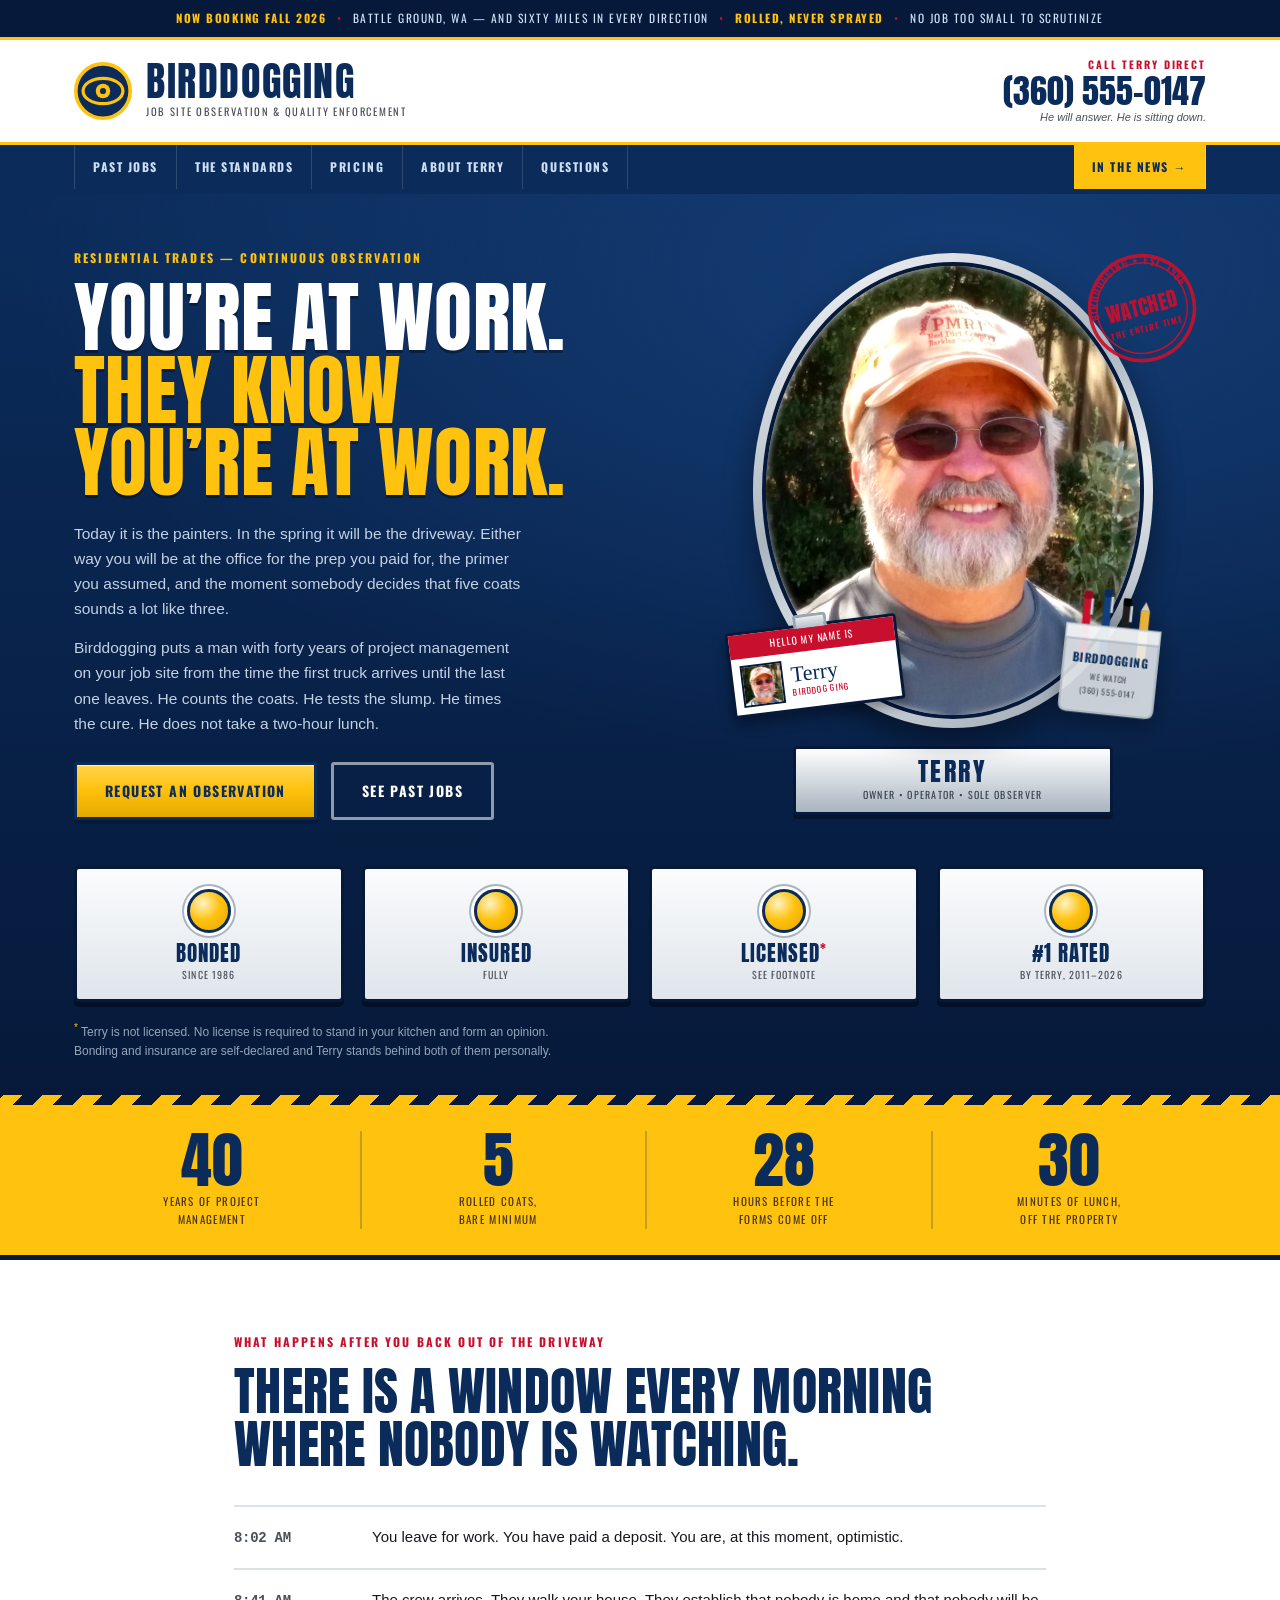
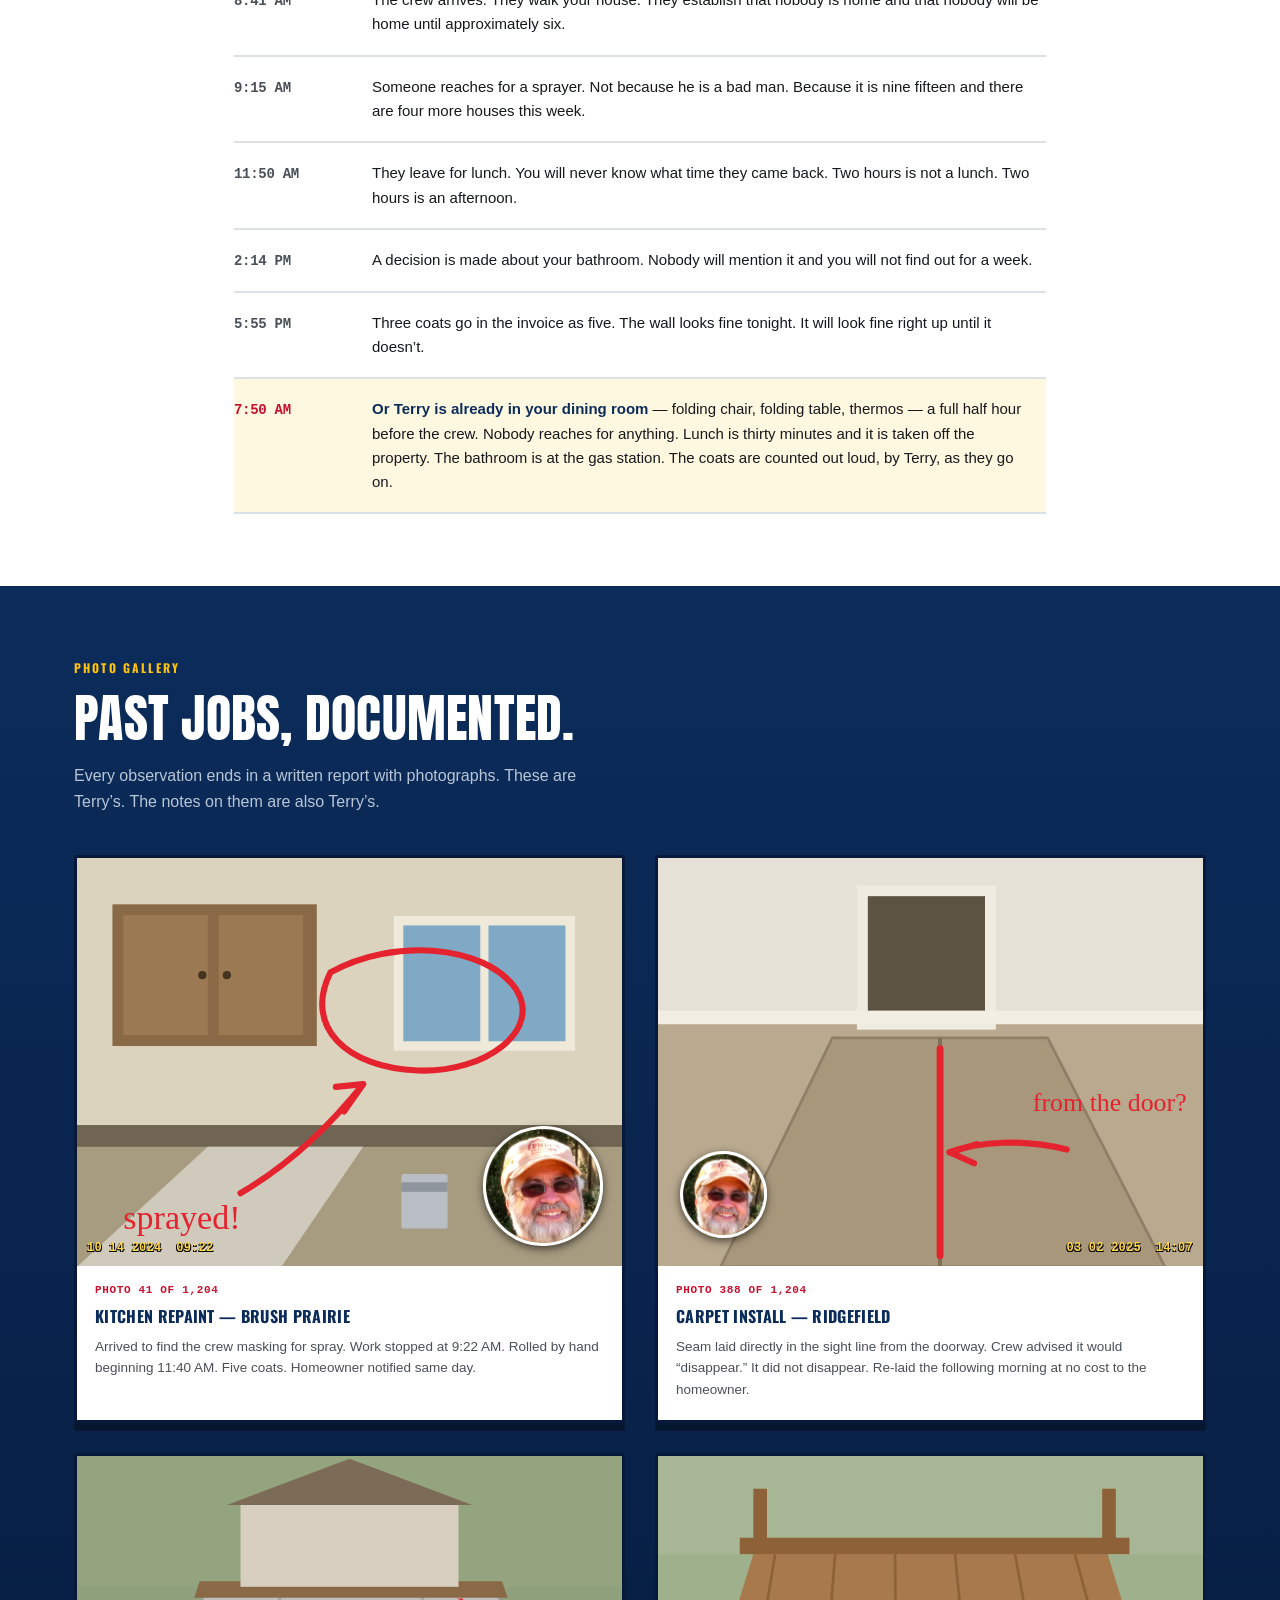
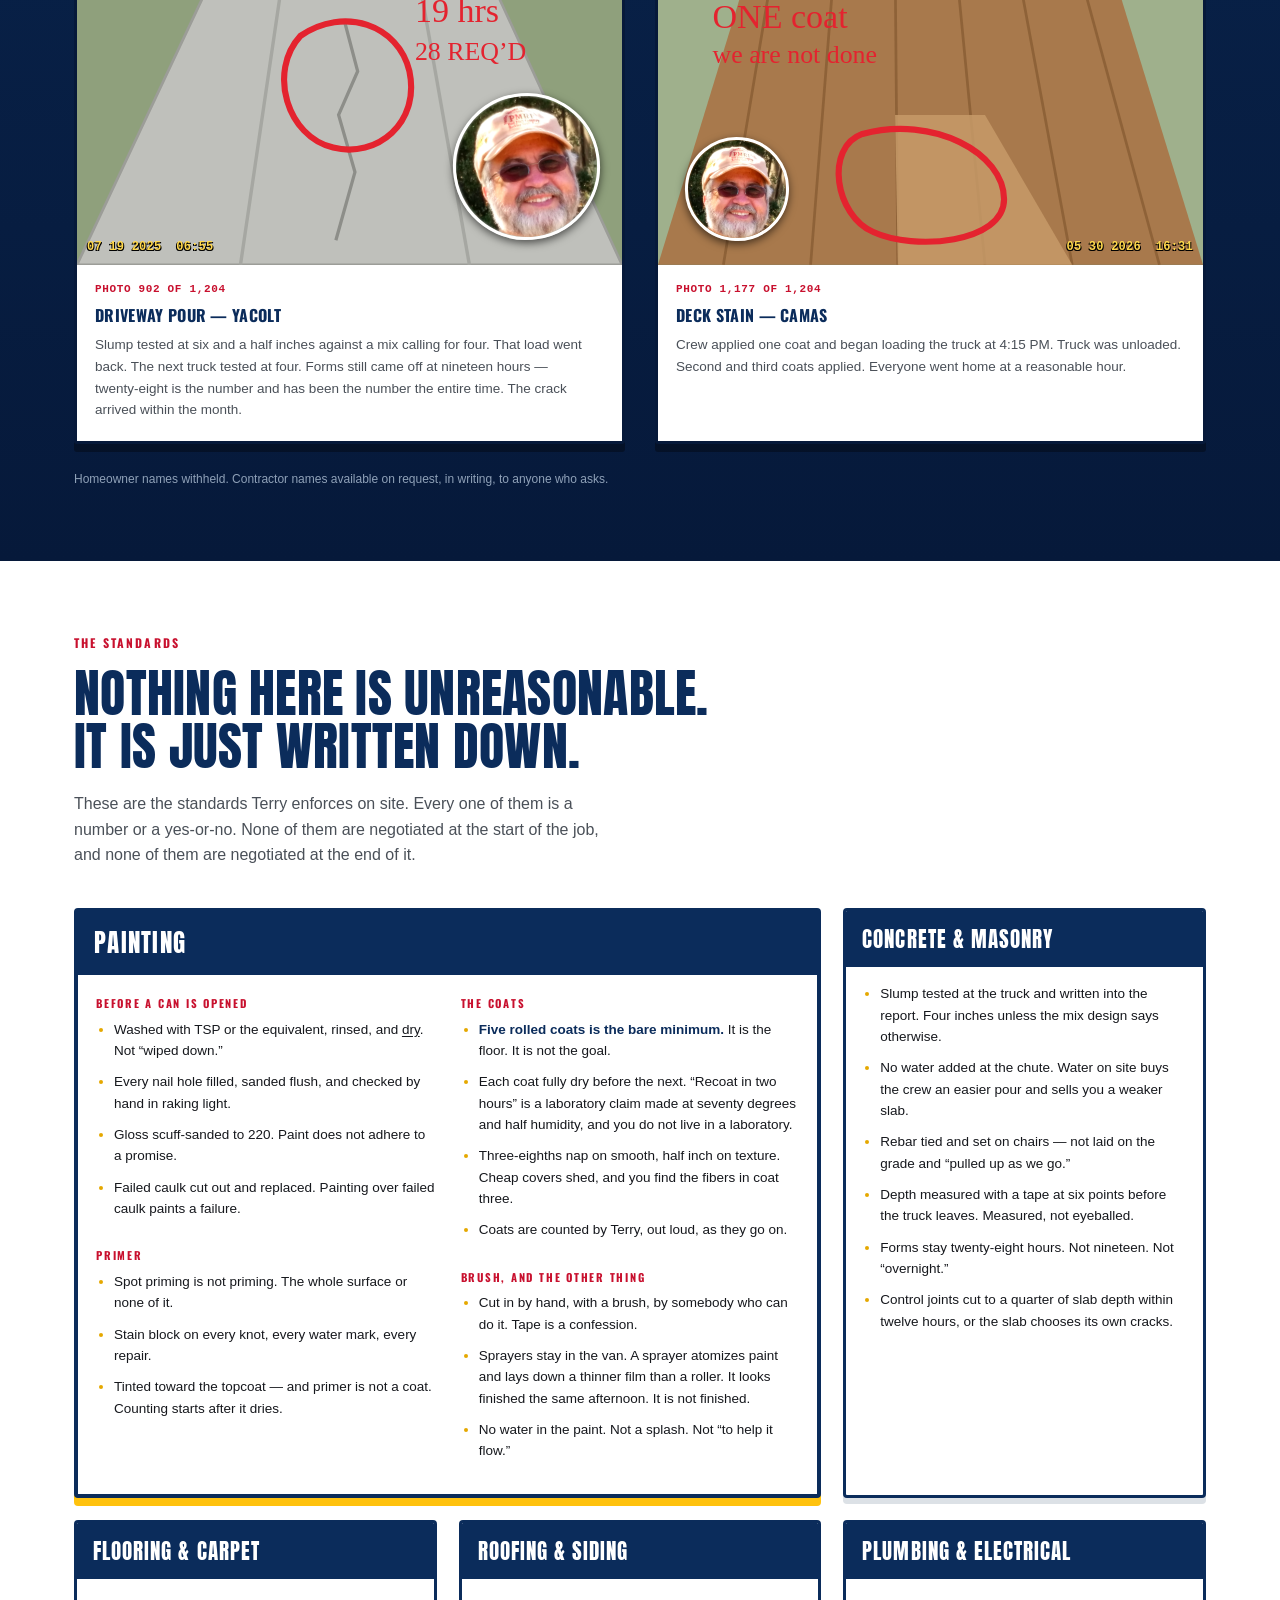
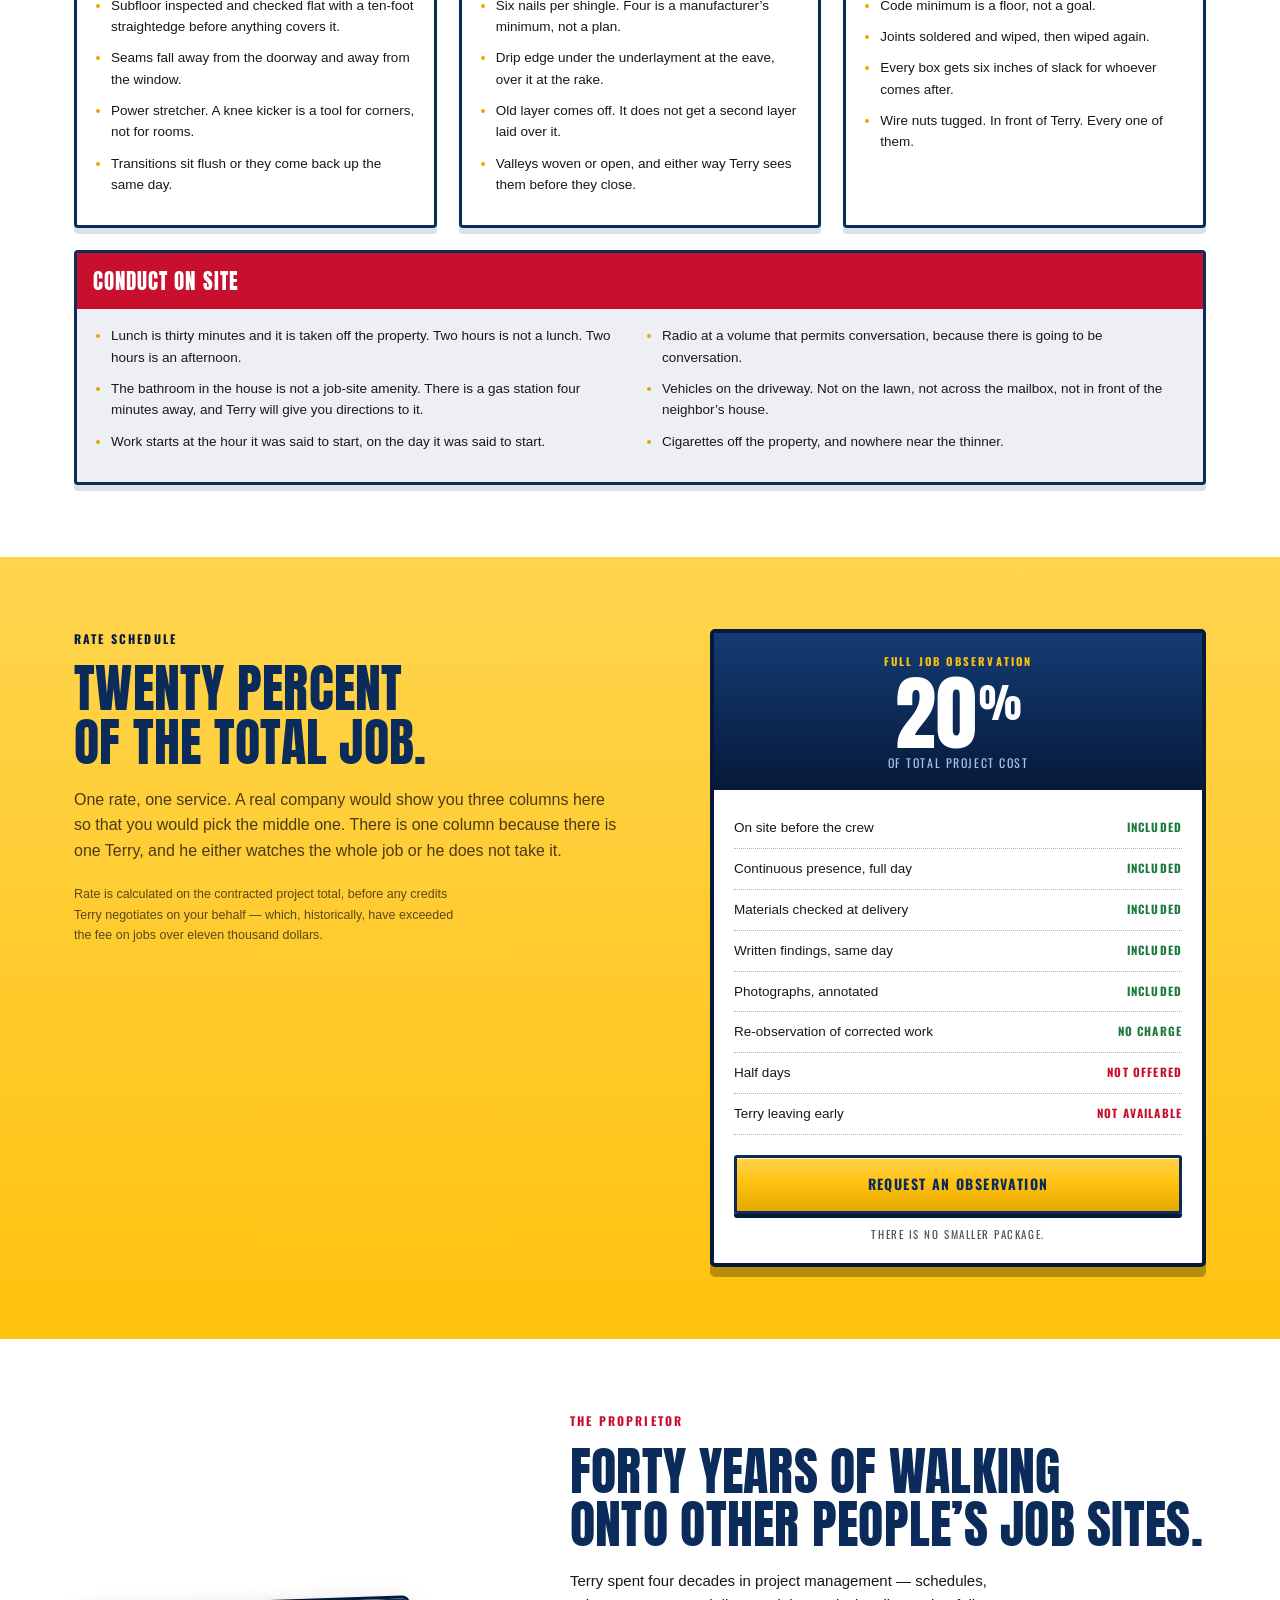
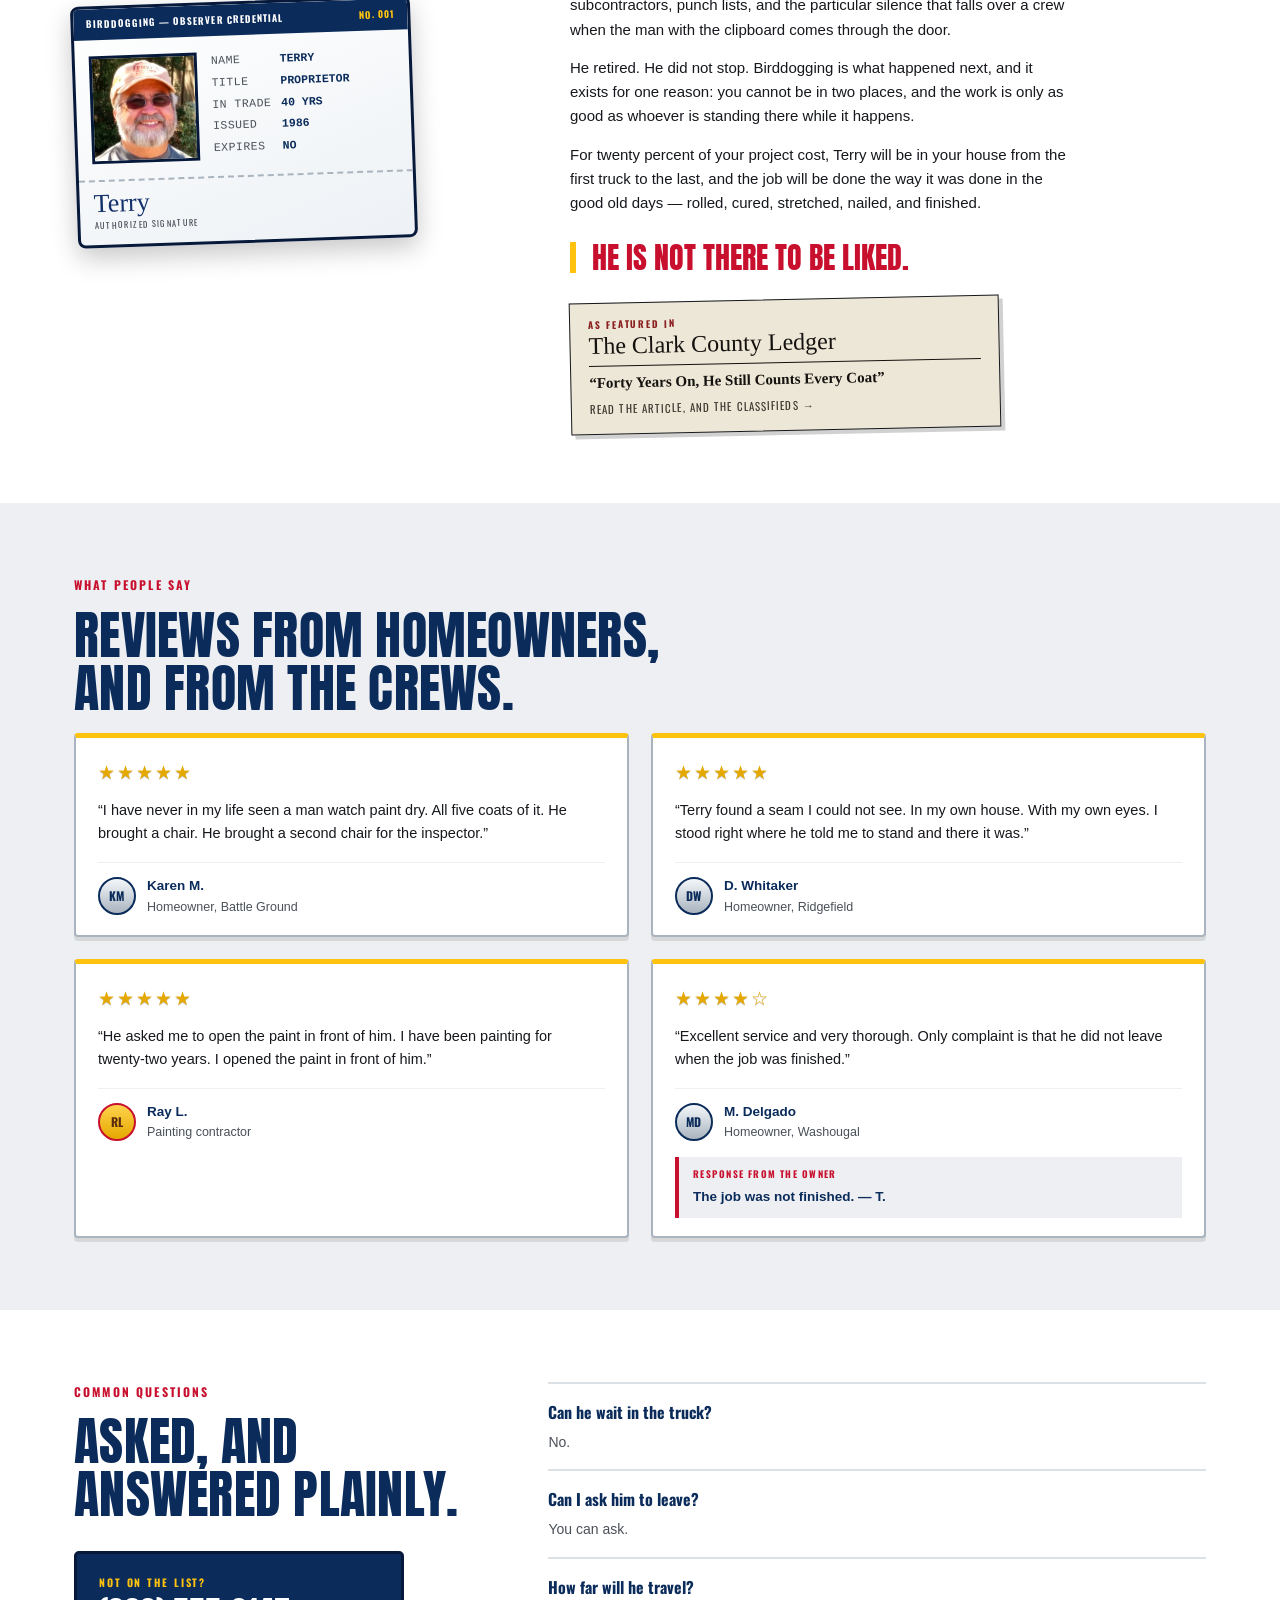
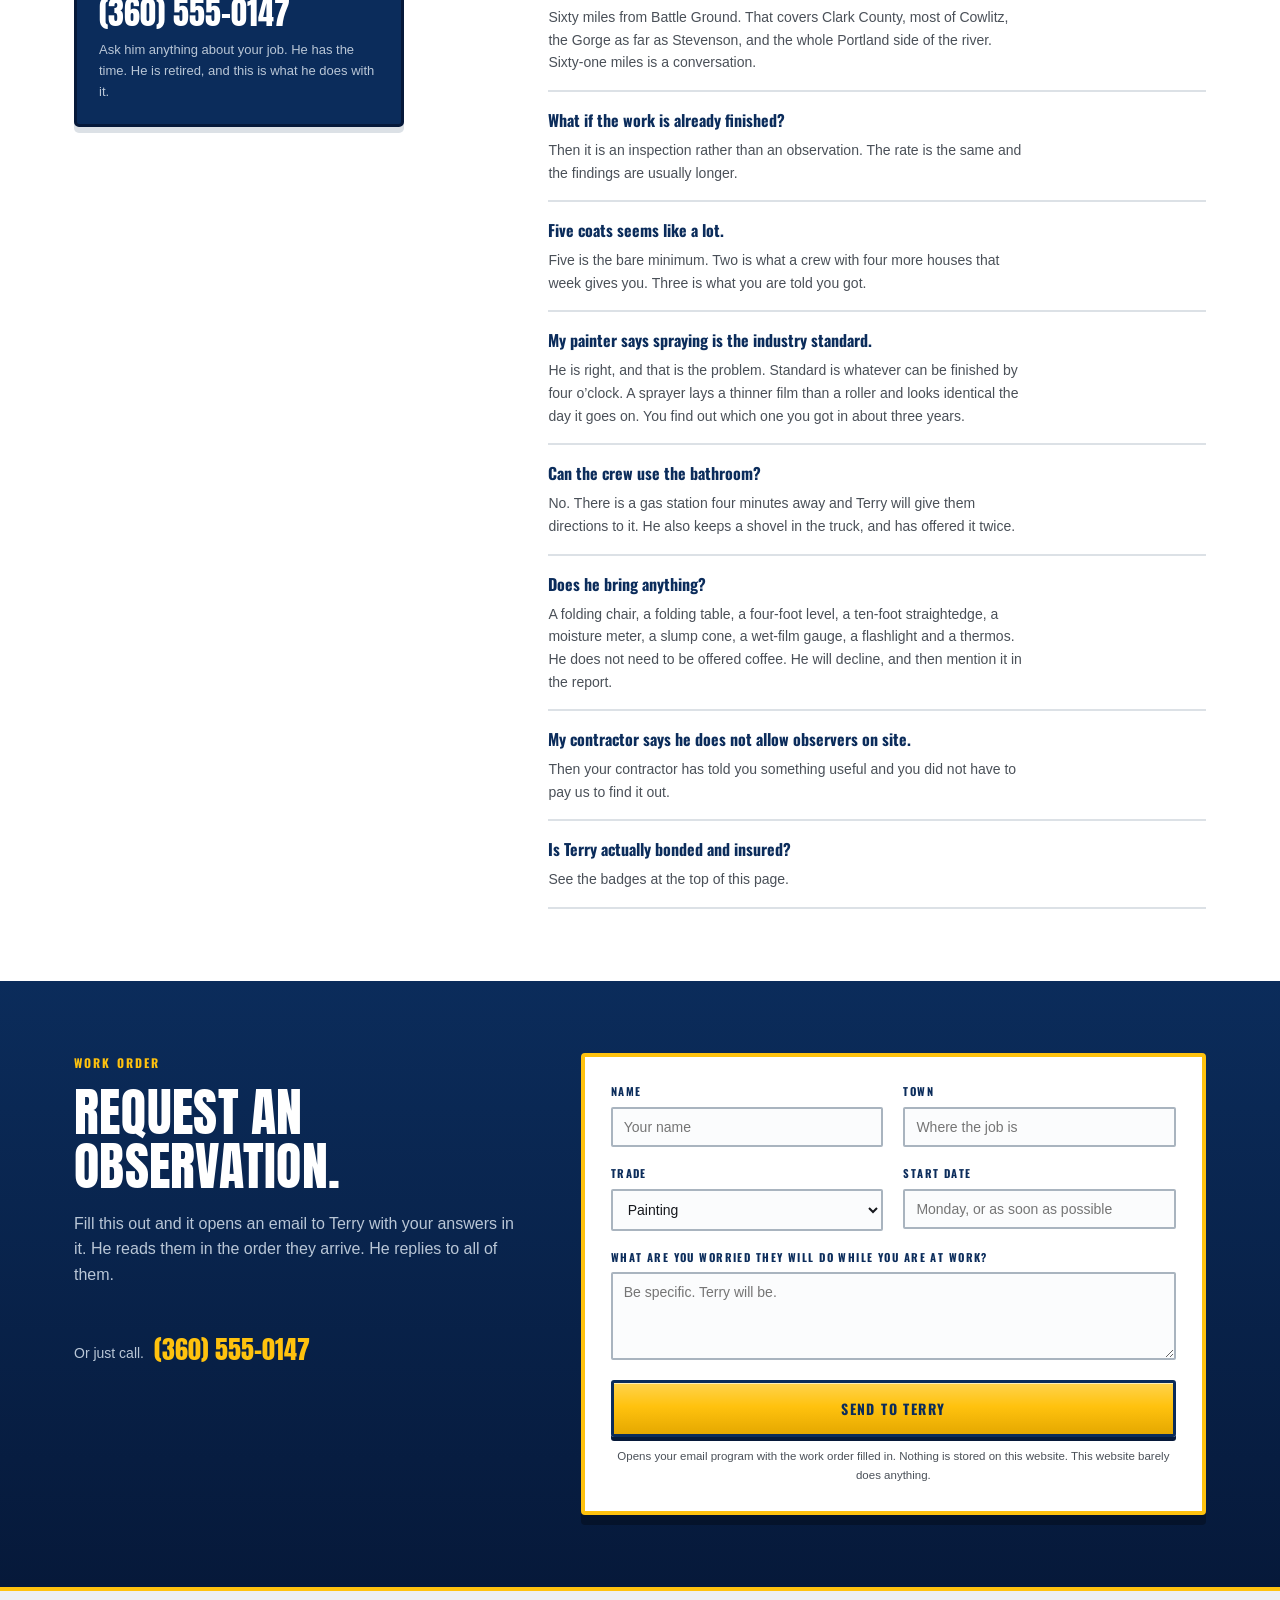
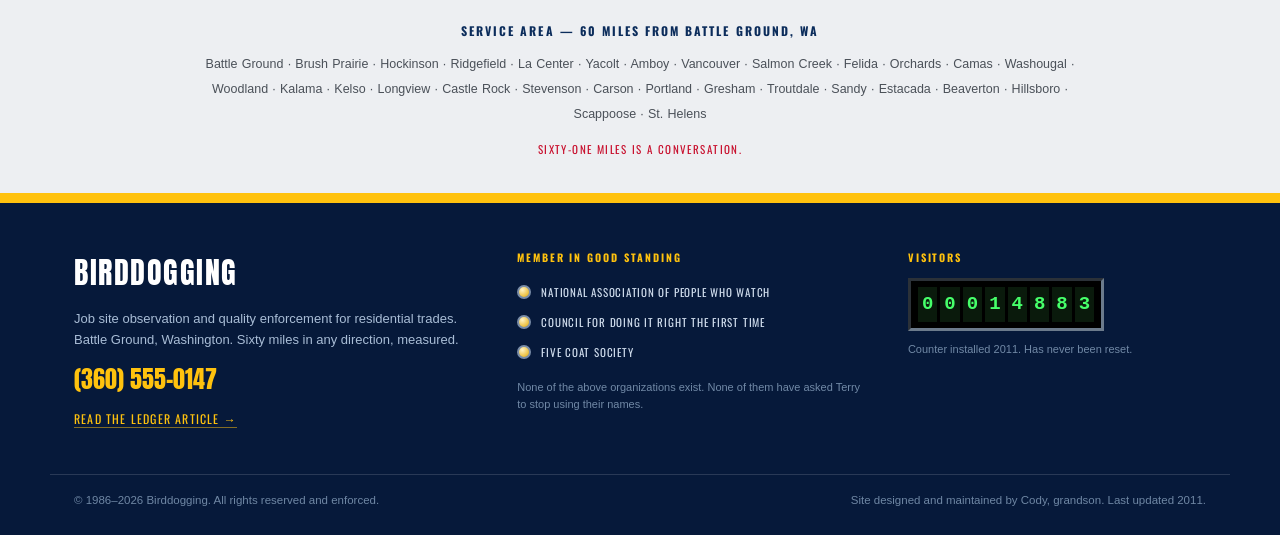
<file: index.html>
<!DOCTYPE html>
<html lang="en">
<head>
<meta charset="utf-8">
<meta name="viewport" content="width=device-width, initial-scale=1">
<title>BIRDDOGGING &mdash; Job Site Observation | Terry watches your contractors</title>
<meta name="description" content="You're at work. They know you're at work. Birddogging puts a 40-year project manager on your job site for the whole job. Rolled, never sprayed. Forms stay 28 hours. Lunch is thirty minutes.">
<meta property="og:title" content="BIRDDOGGING &mdash; He Watches So You Don't Have To">
<meta property="og:description" content="Continuous on-site observation of residential trades. Five rolled coats minimum. Slump tested at the truck. 20% of total project cost.">
<link rel="icon" href="favicon.svg" type="image/svg+xml">
<link rel="preconnect" href="https://fonts.googleapis.com">
<link rel="preconnect" href="https://fonts.gstatic.com" crossorigin>
<link href="https://fonts.googleapis.com/css2?family=Anton&family=Permanent+Marker&family=Oswald:wght@500;700&display=swap" rel="stylesheet">
<link rel="stylesheet" href="styles.css">
</head>
<body>

<a class="skip" href="#main">Skip to content</a>

<!-- ============ TOP STRIP ============ -->
<div class="ticker">
  <div class="ticker__in">
    <strong>NOW BOOKING FALL 2026</strong>
    <span class="dot">&bull;</span> BATTLE GROUND, WA &mdash; AND SIXTY MILES IN EVERY DIRECTION
    <span class="dot">&bull;</span> <strong>ROLLED, NEVER SPRAYED</strong>
    <span class="dot">&bull;</span> NO JOB TOO SMALL TO SCRUTINIZE
  </div>
</div>

<!-- ============ HEADER ============ -->
<header class="head">
  <div class="wrap head__in">
    <a class="brand" href="#top">
      <svg class="brand__mark" viewBox="0 0 64 64" aria-hidden="true">
        <circle cx="32" cy="32" r="30" fill="#0B2C5B" stroke="#FFC20E" stroke-width="4"/>
        <ellipse cx="32" cy="32" rx="22" ry="14" fill="none" stroke="#FFC20E" stroke-width="3.5"/>
        <circle cx="32" cy="32" r="8" fill="#FFC20E"/>
        <circle cx="32" cy="32" r="3.4" fill="#0B2C5B"/>
      </svg>
      <span class="brand__txt">
        <span class="brand__name">BIRDDOGGING</span>
        <span class="brand__sub">Job Site Observation &amp; Quality Enforcement</span>
      </span>
    </a>
    <div class="head__call">
      <span class="head__call-lab">CALL TERRY DIRECT</span>
      <a class="head__call-num" href="tel:+13605550147">(360) 555-0147</a>
      <span class="head__call-note">He will answer. He is sitting down.</span>
    </div>
  </div>

  <nav class="nav" aria-label="Main">
    <div class="wrap nav__in">
      <a href="#projects">Past Jobs</a>
      <a href="#standards">The Standards</a>
      <a href="#pricing">Pricing</a>
      <a href="#terry">About Terry</a>
      <a href="#faq">Questions</a>
      <a class="nav__news" href="ledger.html">In the News &rarr;</a>
    </div>
  </nav>
</header>

<main id="main">

<!-- ============ HERO ============ -->
<section class="hero" id="top">
  <div class="wrap hero__in">

    <div class="hero__copy">
      <p class="eyebrow eyebrow--amber">Residential Trades &mdash; Continuous Observation</p>
      <h1 class="hero__h1">You&rsquo;re at work.<br><em>They know<br>you&rsquo;re at work.</em></h1>
      <p class="hero__lede">
        Today it is the painters. In the spring it will be the driveway. Either way you will
        be at the office for the prep you paid for, the primer you assumed, and the moment
        somebody decides that five coats sounds a lot like three.
      </p>
      <p class="hero__lede">
        Birddogging puts a man with forty years of project management on your job site from
        the time the first truck arrives until the last one leaves. He counts the coats. He
        tests the slump. He times the cure. He does not take a two&#8209;hour lunch.
      </p>
      <div class="hero__cta">
        <a class="btn btn--primary" href="#request">REQUEST AN OBSERVATION</a>
        <a class="btn btn--ghost" href="#projects">SEE PAST JOBS</a>
      </div>
    </div>

    <div class="hero__art">
      <div class="portrait">
        <div class="portrait__frame">
          <img class="portrait__img" src="assets/terry-hero.png" width="620" height="744"
               alt="Terry, proprietor of Birddogging, in a ball cap and sunglasses, wearing a
                    photo name tag and a pocket protector.">

          <!-- clip-on photo name tag -->
          <div class="nametag">
            <span class="nametag__hd">HELLO my name is</span>
            <span class="nametag__body">
              <img class="nametag__photo" src="assets/terry-badge.jpg" width="300" height="300" alt="">
              <span class="nametag__txt">
                <span class="nametag__name">Terry</span>
                <span class="nametag__org">BIRDDOGGING</span>
              </span>
            </span>
            <span class="nametag__clip" aria-hidden="true"></span>
          </div>

          <!-- pocket protector -->
          <svg class="protector" viewBox="0 0 120 150" aria-hidden="true">
            <!-- pens, drawn first so the sleeve overlaps them -->
            <g class="protector__pens">
              <rect x="24" y="6" width="9" height="76" rx="2" fill="#C8102E"/>
              <rect x="24" y="6" width="9" height="9" rx="2" fill="#8E0A20"/>
              <rect x="46" y="2" width="9" height="80" rx="2" fill="#123E7C"/>
              <rect x="46" y="2" width="9" height="9" rx="2" fill="#0B2C5B"/>
              <rect x="68" y="10" width="9" height="72" rx="2" fill="#1D1D1D"/>
              <rect x="68" y="10" width="9" height="9" rx="2" fill="#000"/>
              <!-- clips -->
              <rect x="32" y="14" width="3" height="18" fill="#C9CDD2"/>
              <rect x="54" y="10" width="3" height="18" fill="#C9CDD2"/>
              <rect x="76" y="18" width="3" height="18" fill="#C9CDD2"/>
              <!-- carpenter's pencil -->
              <polygon points="88,22 98,22 98,82 88,82" fill="#E8B23A"/>
              <polygon points="88,22 98,22 93,12" fill="#D8CBB0"/>
            </g>
            <!-- vinyl sleeve -->
            <path d="M8,44 L112,44 L112,132 Q112,140 104,140 L16,140 Q8,140 8,132 Z"
                  fill="#E9EEF2" fill-opacity="0.86" stroke="#AFBAC4" stroke-width="2.5"/>
            <path d="M8,44 L112,44 L112,58 L8,58 Z" fill="#FFFFFF" fill-opacity="0.55"/>
            <path d="M8,60 L112,60" stroke="#AFBAC4" stroke-width="1.5"/>
            <text class="protector__t" x="60" y="86" text-anchor="middle">BIRDDOGGING</text>
            <text class="protector__s" x="60" y="104" text-anchor="middle">WE WATCH</text>
            <text class="protector__s" x="60" y="120" text-anchor="middle">(360) 555-0147</text>
          </svg>
        </div>

        <div class="portrait__plate">
          <span class="portrait__name">TERRY</span>
          <span class="portrait__role">Owner &bull; Operator &bull; Sole Observer</span>
        </div>
      </div>
      <div class="stamp" aria-hidden="true">
        <svg viewBox="-16 -16 232 232">
          <defs><path id="arcTop" d="M100,100 m-74,0 a74,74 0 1,1 148,0" transform="rotate(-8 100 100)"/></defs>
          <circle cx="100" cy="100" r="88" fill="none" stroke="#C8102E" stroke-width="6"/>
          <circle cx="100" cy="100" r="76" fill="none" stroke="#C8102E" stroke-width="2.5"/>
          <text class="stamp__arc"><textPath href="#arcTop" startOffset="50%" text-anchor="middle">BIRDDOGGING &bull; EST. 1986</textPath></text>
          <text class="stamp__big" x="100" y="112" text-anchor="middle">WATCHED</text>
          <text class="stamp__sm" x="100" y="140" text-anchor="middle">THE ENTIRE TIME</text>
        </svg>
      </div>
    </div>

  </div>

  <!-- credential badges -->
  <div class="wrap">
    <ul class="badges">
      <li class="badge">
        <span class="badge__rosette"></span>
        <span class="badge__t">BONDED</span>
        <span class="badge__s">Since 1986</span>
      </li>
      <li class="badge">
        <span class="badge__rosette"></span>
        <span class="badge__t">INSURED</span>
        <span class="badge__s">Fully</span>
      </li>
      <li class="badge">
        <span class="badge__rosette"></span>
        <span class="badge__t">LICENSED<sup>*</sup></span>
        <span class="badge__s">See footnote</span>
      </li>
      <li class="badge">
        <span class="badge__rosette"></span>
        <span class="badge__t">#1 RATED</span>
        <span class="badge__s">By Terry, 2011&ndash;2026</span>
      </li>
    </ul>
    <p class="badges__fn">
      <sup>*</sup> Terry is not licensed. No license is required to stand in your kitchen and
      form an opinion. Bonding and insurance are self&#8209;declared and Terry stands behind
      both of them personally.
    </p>
  </div>
</section>

<!-- ============ STATS ============ -->
<section class="stats">
  <div class="wrap stats__in">
    <div class="stat"><span class="stat__n">40</span><span class="stat__l">Years of project<br>management</span></div>
    <div class="stat"><span class="stat__n">5</span><span class="stat__l">Rolled coats,<br>bare minimum</span></div>
    <div class="stat"><span class="stat__n">28</span><span class="stat__l">Hours before the<br>forms come off</span></div>
    <div class="stat"><span class="stat__n">30</span><span class="stat__l">Minutes of lunch,<br>off the property</span></div>
  </div>
</section>

<!-- ============ THE PROBLEM ============ -->
<section class="sec sec--pad" id="problem">
  <div class="wrap wrap--narrow">
    <p class="eyebrow">What happens after you back out of the driveway</p>
    <h2 class="h2">There is a window every morning<br>where nobody is watching.</h2>

    <ol class="timeline">
      <li class="tl">
        <span class="tl__time">8:02 AM</span>
        <p class="tl__txt">You leave for work. You have paid a deposit. You are, at this
        moment, optimistic.</p>
      </li>
      <li class="tl">
        <span class="tl__time">8:41 AM</span>
        <p class="tl__txt">The crew arrives. They walk your house. They establish that nobody
        is home and that nobody will be home until approximately six.</p>
      </li>
      <li class="tl">
        <span class="tl__time">9:15 AM</span>
        <p class="tl__txt">Someone reaches for a sprayer. Not because he is a bad man. Because
        it is nine fifteen and there are four more houses this week.</p>
      </li>
      <li class="tl">
        <span class="tl__time">11:50 AM</span>
        <p class="tl__txt">They leave for lunch. You will never know what time they came back.
        Two hours is not a lunch. Two hours is an afternoon.</p>
      </li>
      <li class="tl">
        <span class="tl__time">2:14 PM</span>
        <p class="tl__txt">A decision is made about your bathroom. Nobody will mention it and
        you will not find out for a week.</p>
      </li>
      <li class="tl">
        <span class="tl__time">5:55 PM</span>
        <p class="tl__txt">Three coats go in the invoice as five. The wall looks fine tonight.
        It will look fine right up until it doesn&rsquo;t.</p>
      </li>
      <li class="tl tl--fix">
        <span class="tl__time">7:50 AM</span>
        <p class="tl__txt"><strong>Or Terry is already in your dining room</strong> &mdash;
        folding chair, folding table, thermos &mdash; a full half hour before the crew.
        Nobody reaches for anything. Lunch is thirty minutes and it is taken off the
        property. The bathroom is at the gas station. The coats are counted out loud, by
        Terry, as they go on.</p>
      </li>
    </ol>
  </div>
</section>

<!-- ============ PAST PROJECTS ============ -->
<section class="sec sec--dark sec--pad" id="projects">
  <div class="wrap">
    <p class="eyebrow eyebrow--amber">Photo Gallery</p>
    <h2 class="h2 h2--light">Past jobs, documented.</h2>
    <p class="sec__lede sec__lede--light">
      Every observation ends in a written report with photographs. These are Terry&rsquo;s.
      The notes on them are also Terry&rsquo;s.
    </p>

    <div class="gallery">

      <!-- ---- photo 1 ---- -->
      <figure class="shot">
        <div class="shot__img">
          <svg class="scene" viewBox="0 0 400 300" role="img" aria-label="Kitchen wall with fresh paint and upper cabinets.">
            <rect width="400" height="300" fill="#C9BFA8"/>
            <rect x="0" y="0" width="400" height="196" fill="#DCD3BE"/>
            <rect x="0" y="196" width="400" height="16" fill="#B7AB90"/>
            <rect x="0" y="212" width="400" height="88" fill="#A79B80"/>
            <!-- upper cabinets -->
            <rect x="26" y="34" width="150" height="104" fill="#8A6A46"/>
            <rect x="34" y="42" width="62" height="88" fill="#9B7952"/>
            <rect x="104" y="42" width="62" height="88" fill="#9B7952"/>
            <circle cx="92" cy="86" r="3" fill="#43331F"/>
            <circle cx="110" cy="86" r="3" fill="#43331F"/>
            <!-- window -->
            <rect x="236" y="46" width="126" height="92" fill="#7FA9C4"/>
            <rect x="236" y="46" width="126" height="92" fill="none" stroke="#EFE9DA" stroke-width="7"/>
            <line x1="299" y1="46" x2="299" y2="138" stroke="#EFE9DA" stroke-width="6"/>
            <!-- counter + drop cloth -->
            <rect x="0" y="196" width="400" height="16" fill="#6F6552"/>
            <polygon points="0,300 96,212 210,212 150,300" fill="#CFCABC"/>
            <!-- paint can -->
            <rect x="238" y="232" width="34" height="40" rx="2" fill="#B9BEC4"/>
            <rect x="238" y="238" width="34" height="7" fill="#8E959D"/>
          </svg>
          <img class="shot__watcher shot__watcher--1" src="assets/terry-watch.png" width="340" height="340" alt="" aria-hidden="true">
          <svg class="shot__marks" viewBox="0 0 400 300" aria-hidden="true">
            <path d="M186,84 C232,58 300,64 322,96 C342,126 300,158 250,156 C198,154 166,124 186,84 Z"
                  fill="none" stroke="#E4232F" stroke-width="4.5" stroke-linecap="round"/>
            <path d="M120,246 C158,224 186,196 210,166" fill="none" stroke="#E4232F" stroke-width="4.5" stroke-linecap="round"/>
            <path d="M210,166 L196,186 M210,166 L190,168" fill="none" stroke="#E4232F" stroke-width="4.5" stroke-linecap="round"/>
            <text class="mark__hand" x="34" y="272">sprayed!</text>
          </svg>
          <span class="shot__burn">10&nbsp;14&nbsp;2024&nbsp;&nbsp;09:22</span>
        </div>
        <figcaption class="shot__cap">
          <span class="shot__no">PHOTO 41 OF 1,204</span>
          <strong>Kitchen repaint &mdash; Brush Prairie</strong>
          Arrived to find the crew masking for spray. Work stopped at 9:22 AM. Rolled by hand
          beginning 11:40 AM. Five coats. Homeowner notified same day.
        </figcaption>
      </figure>

      <!-- ---- photo 2 ---- -->
      <figure class="shot">
        <div class="shot__img">
          <svg class="scene" viewBox="0 0 400 300" role="img" aria-label="Empty room with new carpet and a visible seam.">
            <rect width="400" height="300" fill="#D8D2C6"/>
            <polygon points="0,0 400,0 400,120 0,120" fill="#E6E1D6"/>
            <polygon points="0,120 400,120 400,300 0,300" fill="#B9A98F"/>
            <!-- carpet perspective -->
            <polygon points="46,300 128,132 286,132 372,300" fill="#A8977B"/>
            <polygon points="46,300 128,132 286,132 372,300" fill="none" stroke="#8E7F66" stroke-width="2"/>
            <!-- the seam -->
            <line x1="207" y1="132" x2="207" y2="300" stroke="#7E7059" stroke-width="3"/>
            <!-- doorway -->
            <rect x="150" y="24" width="94" height="98" fill="#5C5342"/>
            <rect x="150" y="24" width="94" height="98" fill="none" stroke="#F0EBE0" stroke-width="8"/>
            <!-- baseboard -->
            <rect x="0" y="112" width="400" height="10" fill="#F2EEE4"/>
          </svg>
          <img class="shot__watcher shot__watcher--2" src="assets/terry-watch.png" width="340" height="340" alt="" aria-hidden="true">
          <svg class="shot__marks" viewBox="0 0 400 300" aria-hidden="true">
            <path d="M207,140 L207,292" fill="none" stroke="#E4232F" stroke-width="5" stroke-linecap="round"/>
            <path d="M300,214 C268,206 236,208 214,216" fill="none" stroke="#E4232F" stroke-width="4.5" stroke-linecap="round"/>
            <path d="M214,216 L234,210 M214,216 L232,224" fill="none" stroke="#E4232F" stroke-width="4.5" stroke-linecap="round"/>
            <text class="mark__hand mark__hand--sm" x="388" y="186" text-anchor="end">from the door?</text>
          </svg>
          <span class="shot__burn shot__burn--right">03&nbsp;02&nbsp;2025&nbsp;&nbsp;14:07</span>
        </div>
        <figcaption class="shot__cap">
          <span class="shot__no">PHOTO 388 OF 1,204</span>
          <strong>Carpet install &mdash; Ridgefield</strong>
          Seam laid directly in the sight line from the doorway. Crew advised it would
          &ldquo;disappear.&rdquo; It did not disappear. Re&#8209;laid the following morning at
          no cost to the homeowner.
        </figcaption>
      </figure>

      <!-- ---- photo 3 ---- -->
      <figure class="shot">
        <div class="shot__img">
          <svg class="scene" viewBox="0 0 400 300" role="img" aria-label="Concrete driveway slab with forms and a hairline crack.">
            <rect width="400" height="300" fill="#8FA07C"/>
            <rect x="0" y="0" width="400" height="96" fill="#93A47F"/>
            <polygon points="0,300 96,96 306,96 400,300" fill="#BFC0BB"/>
            <polygon points="0,300 96,96 306,96 400,300" fill="none" stroke="#9C9D98" stroke-width="2"/>
            <!-- control joints -->
            <line x1="150" y1="96" x2="120" y2="300" stroke="#A6A7A2" stroke-width="2.5"/>
            <line x1="252" y1="96" x2="288" y2="300" stroke="#A6A7A2" stroke-width="2.5"/>
            <!-- forms -->
            <polygon points="90,92 312,92 316,104 86,104" fill="#8A6A46"/>
            <!-- crack -->
            <path d="M196,120 L206,158 L192,190 L204,232 L190,282" fill="none" stroke="#8D8E89" stroke-width="2.4"/>
            <!-- house -->
            <rect x="120" y="34" width="160" height="62" fill="#D8CFC0"/>
            <polygon points="110,36 290,36 200,2" fill="#7C6B57"/>
          </svg>
          <img class="shot__watcher shot__watcher--3" src="assets/terry-watch.png" width="340" height="340" alt="" aria-hidden="true">
          <svg class="shot__marks" viewBox="0 0 400 300" aria-hidden="true">
            <path d="M164,132 C196,110 236,124 244,158 C252,196 220,222 188,214 C154,206 140,158 164,132 Z"
                  fill="none" stroke="#E4232F" stroke-width="4.5" stroke-linecap="round"/>
            <text class="mark__hand" x="248" y="122">19 hrs</text>
            <text class="mark__hand mark__hand--sm" x="248" y="150">28 REQ&rsquo;D</text>
          </svg>
          <span class="shot__burn">07&nbsp;19&nbsp;2025&nbsp;&nbsp;06:55</span>
        </div>
        <figcaption class="shot__cap">
          <span class="shot__no">PHOTO 902 OF 1,204</span>
          <strong>Driveway pour &mdash; Yacolt</strong>
          Slump tested at six and a half inches against a mix calling for four. That load
          went back. The next truck tested at four. Forms still came off at nineteen hours
          &mdash; twenty&#8209;eight is the number and has been the number the entire time.
          The crack arrived within the month.
        </figcaption>
      </figure>

      <!-- ---- photo 4 ---- -->
      <figure class="shot">
        <div class="shot__img">
          <svg class="scene" viewBox="0 0 400 300" role="img" aria-label="Wooden deck boards with uneven stain coverage.">
            <rect width="400" height="300" fill="#9FB08C"/>
            <rect x="0" y="0" width="400" height="72" fill="#A7B795"/>
            <polygon points="0,300 70,72 330,72 400,300" fill="#A8794C"/>
            <g stroke="#8E6238" stroke-width="2">
              <line x1="86" y1="72" x2="48" y2="300"/>
              <line x1="130" y1="72" x2="112" y2="300"/>
              <line x1="174" y1="72" x2="176" y2="300"/>
              <line x1="218" y1="72" x2="240" y2="300"/>
              <line x1="262" y1="72" x2="304" y2="300"/>
              <line x1="306" y1="72" x2="368" y2="300"/>
            </g>
            <!-- thin / missed stain patch -->
            <polygon points="176,300 174,190 240,190 304,300" fill="#C79A69" opacity="0.85"/>
            <!-- rail -->
            <rect x="60" y="60" width="286" height="12" fill="#8E6238"/>
            <rect x="70" y="24" width="10" height="40" fill="#8E6238"/>
            <rect x="326" y="24" width="10" height="40" fill="#8E6238"/>
          </svg>
          <img class="shot__watcher shot__watcher--4" src="assets/terry-watch.png" width="340" height="340" alt="" aria-hidden="true">
          <svg class="shot__marks" viewBox="0 0 400 300" aria-hidden="true">
            <path d="M150,204 C202,190 254,218 254,252 C254,284 188,290 158,276 C130,264 122,214 150,204 Z"
                  fill="none" stroke="#E4232F" stroke-width="4.5" stroke-linecap="round"/>
            <text class="mark__hand" x="40" y="126">ONE coat</text>
            <text class="mark__hand mark__hand--sm" x="40" y="152">we are not done</text>
          </svg>
          <span class="shot__burn shot__burn--right">05&nbsp;30&nbsp;2026&nbsp;&nbsp;16:31</span>
        </div>
        <figcaption class="shot__cap">
          <span class="shot__no">PHOTO 1,177 OF 1,204</span>
          <strong>Deck stain &mdash; Camas</strong>
          Crew applied one coat and began loading the truck at 4:15 PM. Truck was unloaded.
          Second and third coats applied. Everyone went home at a reasonable hour.
        </figcaption>
      </figure>

    </div>

    <p class="gallery__fn">
      Homeowner names withheld. Contractor names available on request, in writing, to anyone
      who asks.
    </p>
  </div>
</section>

<!-- ============ STANDARDS ============ -->
<section class="sec sec--pad" id="standards">
  <div class="wrap">
    <p class="eyebrow">The Standards</p>
    <h2 class="h2">Nothing here is unreasonable.<br>It is just written down.</h2>
    <p class="sec__lede">
      These are the standards Terry enforces on site. Every one of them is a number or a
      yes&#8209;or&#8209;no. None of them are negotiated at the start of the job, and none of
      them are negotiated at the end of it.
    </p>

    <div class="trades">

      <article class="trade trade--wide trade--lead">
        <h3 class="trade__h">Painting</h3>
        <div class="trade__cols">
          <div>
            <h4 class="trade__sub">Before a can is opened</h4>
            <ul class="trade__list">
              <li>Washed with TSP or the equivalent, rinsed, and <em>dry</em>. Not
              &ldquo;wiped down.&rdquo;</li>
              <li>Every nail hole filled, sanded flush, and checked by hand in raking light.</li>
              <li>Gloss scuff&#8209;sanded to 220. Paint does not adhere to a promise.</li>
              <li>Failed caulk cut out and replaced. Painting over failed caulk paints a
              failure.</li>
            </ul>

            <h4 class="trade__sub">Primer</h4>
            <ul class="trade__list">
              <li>Spot priming is not priming. The whole surface or none of it.</li>
              <li>Stain block on every knot, every water mark, every repair.</li>
              <li>Tinted toward the topcoat &mdash; and primer is not a coat. Counting starts
              after it dries.</li>
            </ul>
          </div>

          <div>
            <h4 class="trade__sub">The coats</h4>
            <ul class="trade__list">
              <li><strong>Five rolled coats is the bare minimum.</strong> It is the floor. It
              is not the goal.</li>
              <li>Each coat fully dry before the next. &ldquo;Recoat in two hours&rdquo; is a
              laboratory claim made at seventy degrees and half humidity, and you do not live
              in a laboratory.</li>
              <li>Three&#8209;eighths nap on smooth, half inch on texture. Cheap covers shed,
              and you find the fibers in coat three.</li>
              <li>Coats are counted by Terry, out loud, as they go on.</li>
            </ul>

            <h4 class="trade__sub">Brush, and the other thing</h4>
            <ul class="trade__list">
              <li>Cut in by hand, with a brush, by somebody who can do it. Tape is a
              confession.</li>
              <li>Sprayers stay in the van. A sprayer atomizes paint and lays down a thinner
              film than a roller. It looks finished the same afternoon. It is not finished.</li>
              <li>No water in the paint. Not a splash. Not &ldquo;to help it flow.&rdquo;</li>
            </ul>
          </div>
        </div>
      </article>

      <article class="trade">
        <h3 class="trade__h">Concrete &amp; Masonry</h3>
        <ul class="trade__list">
          <li>Slump tested at the truck and written into the report. Four inches unless the
          mix design says otherwise.</li>
          <li>No water added at the chute. Water on site buys the crew an easier pour and
          sells you a weaker slab.</li>
          <li>Rebar tied and set on chairs &mdash; not laid on the grade and &ldquo;pulled up
          as we go.&rdquo;</li>
          <li>Depth measured with a tape at six points before the truck leaves. Measured, not
          eyeballed.</li>
          <li>Forms stay twenty&#8209;eight hours. Not nineteen. Not &ldquo;overnight.&rdquo;</li>
          <li>Control joints cut to a quarter of slab depth within twelve hours, or the slab
          chooses its own cracks.</li>
        </ul>
      </article>

      <article class="trade">
        <h3 class="trade__h">Flooring &amp; Carpet</h3>
        <ul class="trade__list">
          <li>Subfloor inspected and checked flat with a ten&#8209;foot straightedge before
          anything covers it.</li>
          <li>Seams fall away from the doorway and away from the window.</li>
          <li>Power stretcher. A knee kicker is a tool for corners, not for rooms.</li>
          <li>Transitions sit flush or they come back up the same day.</li>
        </ul>
      </article>

      <article class="trade">
        <h3 class="trade__h">Roofing &amp; Siding</h3>
        <ul class="trade__list">
          <li>Six nails per shingle. Four is a manufacturer&rsquo;s minimum, not a plan.</li>
          <li>Drip edge under the underlayment at the eave, over it at the rake.</li>
          <li>Old layer comes off. It does not get a second layer laid over it.</li>
          <li>Valleys woven or open, and either way Terry sees them before they close.</li>
        </ul>
      </article>

      <article class="trade">
        <h3 class="trade__h">Plumbing &amp; Electrical</h3>
        <ul class="trade__list">
          <li>Code minimum is a floor, not a goal.</li>
          <li>Joints soldered and wiped, then wiped again.</li>
          <li>Every box gets six inches of slack for whoever comes after.</li>
          <li>Wire nuts tugged. In front of Terry. Every one of them.</li>
        </ul>
      </article>

      <article class="trade trade--full trade--conduct">
        <h3 class="trade__h">Conduct On Site</h3>
        <ul class="trade__list trade__list--two">
          <li>Lunch is thirty minutes and it is taken off the property. Two hours is not a
          lunch. Two hours is an afternoon.</li>
          <li>The bathroom in the house is not a job&#8209;site amenity. There is a gas
          station four minutes away, and Terry will give you directions to it.</li>
          <li>Work starts at the hour it was said to start, on the day it was said to
          start.</li>
          <li>Radio at a volume that permits conversation, because there is going to be
          conversation.</li>
          <li>Vehicles on the driveway. Not on the lawn, not across the mailbox, not in front
          of the neighbor&rsquo;s house.</li>
          <li>Cigarettes off the property, and nowhere near the thinner.</li>
        </ul>
      </article>

    </div>
  </div>
</section>

<!-- ============ PRICING ============ -->
<section class="sec sec--pad sec--amber" id="pricing">
  <div class="wrap price__wrap">
    <div class="price__lead">
      <p class="eyebrow">Rate Schedule</p>
      <h2 class="h2">Twenty percent<br>of the total job.</h2>
      <p class="sec__lede">
        One rate, one service. A real company would show you three columns here so that you
        would pick the middle one. There is one column because there is one Terry, and he
        either watches the whole job or he does not take it.
      </p>
      <p class="price__fine">
        Rate is calculated on the contracted project total, before any credits Terry
        negotiates on your behalf &mdash; which, historically, have exceeded the fee on jobs
        over eleven thousand dollars.
      </p>
    </div>

    <div class="card">
      <div class="card__top">
        <span class="card__lab">FULL JOB OBSERVATION</span>
        <span class="card__pct">20<span class="card__sym">%</span></span>
        <span class="card__of">of total project cost</span>
      </div>
      <ul class="lines">
        <li class="line"><span class="line__k">On site before the crew</span><span class="line__v">INCLUDED</span></li>
        <li class="line"><span class="line__k">Continuous presence, full day</span><span class="line__v">INCLUDED</span></li>
        <li class="line"><span class="line__k">Materials checked at delivery</span><span class="line__v">INCLUDED</span></li>
        <li class="line"><span class="line__k">Written findings, same day</span><span class="line__v">INCLUDED</span></li>
        <li class="line"><span class="line__k">Photographs, annotated</span><span class="line__v">INCLUDED</span></li>
        <li class="line"><span class="line__k">Re&#8209;observation of corrected work</span><span class="line__v">NO CHARGE</span></li>
        <li class="line line--no"><span class="line__k">Half days</span><span class="line__v">NOT OFFERED</span></li>
        <li class="line line--no"><span class="line__k">Terry leaving early</span><span class="line__v">NOT AVAILABLE</span></li>
      </ul>
      <a class="btn btn--primary btn--block" href="#request">REQUEST AN OBSERVATION</a>
      <p class="card__fn">There is no smaller package.</p>
    </div>
  </div>
</section>

<!-- ============ MEET TERRY ============ -->
<section class="sec sec--pad" id="terry">
  <div class="wrap terry__wrap">
    <div class="terry__art">
      <div class="idcard">
        <div class="idcard__hd">
          <span>BIRDDOGGING &mdash; OBSERVER CREDENTIAL</span>
          <span class="idcard__no">NO. 001</span>
        </div>
        <div class="idcard__body">
          <img class="idcard__photo" src="assets/terry-badge.jpg" width="300" height="300"
               alt="Credential photograph of Terry.">
          <dl class="idcard__data">
            <dt>NAME</dt><dd>TERRY</dd>
            <dt>TITLE</dt><dd>PROPRIETOR</dd>
            <dt>IN TRADE</dt><dd>40 YRS</dd>
            <dt>ISSUED</dt><dd>1986</dd>
            <dt>EXPIRES</dt><dd>NO</dd>
          </dl>
        </div>
        <div class="idcard__sig">
          <span class="idcard__sigline">Terry</span>
          <span class="idcard__siglab">AUTHORIZED SIGNATURE</span>
        </div>
      </div>
    </div>

    <div class="terry__copy">
      <p class="eyebrow">The Proprietor</p>
      <h2 class="h2">Forty years of walking<br>onto other people&rsquo;s job sites.</h2>
      <p class="terry__p">
        Terry spent four decades in project management &mdash; schedules, subcontractors,
        punch lists, and the particular silence that falls over a crew when the man with the
        clipboard comes through the door.
      </p>
      <p class="terry__p">
        He retired. He did not stop. Birddogging is what happened next, and it exists for one
        reason: you cannot be in two places, and the work is only as good as whoever is
        standing there while it happens.
      </p>
      <p class="terry__p">
        For twenty percent of your project cost, Terry will be in your house from the first
        truck to the last, and the job will be done the way it was done in the good old days
        &mdash; rolled, cured, stretched, nailed, and finished.
      </p>
      <p class="terry__pull">He is not there to be liked.</p>

      <a class="presslink" href="ledger.html">
        <span class="presslink__lab">As featured in</span>
        <span class="presslink__name">The Clark County Ledger</span>
        <span class="presslink__hed">&ldquo;Forty Years On, He Still Counts Every Coat&rdquo;</span>
        <span class="presslink__cta">Read the article, and the classifieds &rarr;</span>
      </a>
    </div>
  </div>
</section>

<!-- ============ TESTIMONIALS ============ -->
<section class="sec sec--pad sec--grey" id="reviews">
  <div class="wrap">
    <p class="eyebrow">What People Say</p>
    <h2 class="h2">Reviews from homeowners,<br>and from the crews.</h2>

    <div class="revs">

      <blockquote class="rev">
        <span class="stars" aria-label="5 out of 5 stars">&#9733;&#9733;&#9733;&#9733;&#9733;</span>
        <p>&ldquo;I have never in my life seen a man watch paint dry. All five coats of it.
        He brought a chair. He brought a second chair for the inspector.&rdquo;</p>
        <footer class="rev__by">
          <span class="avatar" aria-hidden="true">KM</span>
          <span><strong>Karen M.</strong><br>Homeowner, Battle Ground</span>
        </footer>
      </blockquote>

      <blockquote class="rev">
        <span class="stars" aria-label="5 out of 5 stars">&#9733;&#9733;&#9733;&#9733;&#9733;</span>
        <p>&ldquo;Terry found a seam I could not see. In my own house. With my own eyes. I
        stood right where he told me to stand and there it was.&rdquo;</p>
        <footer class="rev__by">
          <span class="avatar" aria-hidden="true">DW</span>
          <span><strong>D. Whitaker</strong><br>Homeowner, Ridgefield</span>
        </footer>
      </blockquote>

      <blockquote class="rev">
        <span class="stars" aria-label="5 out of 5 stars">&#9733;&#9733;&#9733;&#9733;&#9733;</span>
        <p>&ldquo;He asked me to open the paint in front of him. I have been painting for
        twenty&#8209;two years. I opened the paint in front of him.&rdquo;</p>
        <footer class="rev__by">
          <span class="avatar avatar--crew" aria-hidden="true">RL</span>
          <span><strong>Ray L.</strong><br>Painting contractor</span>
        </footer>
      </blockquote>

      <blockquote class="rev rev--four">
        <span class="stars" aria-label="4 out of 5 stars">&#9733;&#9733;&#9733;&#9733;&#9734;</span>
        <p>&ldquo;Excellent service and very thorough. Only complaint is that he did not leave
        when the job was finished.&rdquo;</p>
        <footer class="rev__by">
          <span class="avatar" aria-hidden="true">MD</span>
          <span><strong>M. Delgado</strong><br>Homeowner, Washougal</span>
        </footer>
        <div class="reply">
          <span class="reply__lab">RESPONSE FROM THE OWNER</span>
          <p>The job was not finished. &mdash;&nbsp;T.</p>
        </div>
      </blockquote>

    </div>
  </div>
</section>

<!-- ============ FAQ ============ -->
<section class="sec sec--pad" id="faq">
  <div class="wrap faq__wrap">
    <div class="faq__lead">
      <p class="eyebrow">Common Questions</p>
      <h2 class="h2">Asked, and<br>answered plainly.</h2>
      <div class="callcard">
        <span class="callcard__lab">NOT ON THE LIST?</span>
        <a class="callcard__num" href="tel:+13605550147">(360) 555&#8209;0147</a>
        <p class="callcard__p">
          Ask him anything about your job. He has the time. He is retired, and this is
          what he does with it.
        </p>
      </div>
    </div>
    <dl class="faq">
      <div class="qa">
        <dt>Can he wait in the truck?</dt>
        <dd>No.</dd>
      </div>
      <div class="qa">
        <dt>Can I ask him to leave?</dt>
        <dd>You can ask.</dd>
      </div>
      <div class="qa">
        <dt>How far will he travel?</dt>
        <dd>Sixty miles from Battle Ground. That covers Clark County, most of Cowlitz,
        the Gorge as far as Stevenson, and the whole Portland side of the river.
        Sixty&#8209;one miles is a conversation.</dd>
      </div>
      <div class="qa">
        <dt>What if the work is already finished?</dt>
        <dd>Then it is an inspection rather than an observation. The rate is the same and the
        findings are usually longer.</dd>
      </div>
      <div class="qa">
        <dt>Five coats seems like a lot.</dt>
        <dd>Five is the bare minimum. Two is what a crew with four more houses that week
        gives you. Three is what you are told you got.</dd>
      </div>
      <div class="qa">
        <dt>My painter says spraying is the industry standard.</dt>
        <dd>He is right, and that is the problem. Standard is whatever can be finished by
        four o&rsquo;clock. A sprayer lays a thinner film than a roller and looks identical
        the day it goes on. You find out which one you got in about three years.</dd>
      </div>
      <div class="qa">
        <dt>Can the crew use the bathroom?</dt>
        <dd>No. There is a gas station four minutes away and Terry will give them directions
        to it. He also keeps a shovel in the truck, and has offered it twice.</dd>
      </div>
      <div class="qa">
        <dt>Does he bring anything?</dt>
        <dd>A folding chair, a folding table, a four&#8209;foot level, a ten&#8209;foot
        straightedge, a moisture meter, a slump cone, a wet&#8209;film gauge, a flashlight and
        a thermos. He does not need to be offered coffee. He will decline, and then mention
        it in the report.</dd>
      </div>
      <div class="qa">
        <dt>My contractor says he does not allow observers on site.</dt>
        <dd>Then your contractor has told you something useful and you did not have to pay us
        to find it out.</dd>
      </div>
      <div class="qa">
        <dt>Is Terry actually bonded and insured?</dt>
        <dd>See the badges at the top of this page.</dd>
      </div>
    </dl>
  </div>
</section>

<!-- ============ REQUEST ============ -->
<section class="sec sec--pad sec--dark" id="request">
  <div class="wrap req__wrap">
    <div class="req__lead">
      <p class="eyebrow eyebrow--amber">Work Order</p>
      <h2 class="h2 h2--light">Request an observation.</h2>
      <p class="sec__lede sec__lede--light">
        Fill this out and it opens an email to Terry with your answers in it. He reads them in
        the order they arrive. He replies to all of them.
      </p>
      <p class="req__or">
        Or just call. <a href="tel:+13605550147">(360) 555&#8209;0147</a>
      </p>
    </div>

    <form class="form" id="wo">
      <div class="field">
        <label for="f-name">Name</label>
        <input id="f-name" name="name" type="text" autocomplete="name" placeholder="Your name">
      </div>
      <div class="field">
        <label for="f-town">Town</label>
        <input id="f-town" name="town" type="text" placeholder="Where the job is">
      </div>
      <div class="field">
        <label for="f-trade">Trade</label>
        <select id="f-trade" name="trade">
          <option>Painting</option>
          <option>Flooring &amp; carpet</option>
          <option>Concrete &amp; masonry</option>
          <option>Roofing &amp; siding</option>
          <option>Plumbing &amp; electrical</option>
          <option>Several at once</option>
          <option>I would rather explain it</option>
        </select>
      </div>
      <div class="field">
        <label for="f-start">Start date</label>
        <input id="f-start" name="start" type="text" placeholder="Monday, or as soon as possible">
      </div>
      <div class="field field--wide">
        <label for="f-fear">What are you worried they will do while you are at work?</label>
        <textarea id="f-fear" name="fear" rows="4" placeholder="Be specific. Terry will be."></textarea>
      </div>
      <div class="field field--wide form__actions">
        <button class="btn btn--primary btn--block" type="submit">SEND TO TERRY</button>
        <p class="form__fn">
          Opens your email program with the work order filled in. Nothing is stored on this
          website. This website barely does anything.
        </p>
      </div>
    </form>
  </div>
</section>

</main>

<!-- ============ SERVICE AREA ============ -->
<section class="area">
  <div class="wrap">
    <h2 class="area__h">SERVICE AREA &mdash; 60 MILES FROM BATTLE GROUND, WA</h2>
    <p class="area__list">
      Battle&nbsp;Ground&nbsp;&middot; Brush&nbsp;Prairie&nbsp;&middot; Hockinson&nbsp;&middot;
      Ridgefield&nbsp;&middot; La&nbsp;Center&nbsp;&middot; Yacolt&nbsp;&middot; Amboy&nbsp;&middot;
      Vancouver&nbsp;&middot; Salmon&nbsp;Creek&nbsp;&middot; Felida&nbsp;&middot; Orchards&nbsp;&middot;
      Camas&nbsp;&middot; Washougal&nbsp;&middot; Woodland&nbsp;&middot; Kalama&nbsp;&middot;
      Kelso&nbsp;&middot; Longview&nbsp;&middot; Castle&nbsp;Rock&nbsp;&middot; Stevenson&nbsp;&middot;
      Carson&nbsp;&middot; Portland&nbsp;&middot; Gresham&nbsp;&middot; Troutdale&nbsp;&middot;
      Sandy&nbsp;&middot; Estacada&nbsp;&middot; Beaverton&nbsp;&middot; Hillsboro&nbsp;&middot;
      Scappoose&nbsp;&middot; St.&nbsp;Helens
    </p>
    <p class="area__fn">Sixty&#8209;one miles is a conversation.</p>
  </div>
</section>

<!-- ============ FOOTER ============ -->
<footer class="foot">
  <div class="wrap foot__in">

    <div class="foot__col">
      <span class="foot__brand">BIRDDOGGING</span>
      <p class="foot__p">
        Job site observation and quality enforcement for residential trades.<br>
        Battle Ground, Washington. Sixty miles in any direction, measured.
      </p>
      <p class="foot__p foot__p--call">
        <a href="tel:+13605550147">(360) 555&#8209;0147</a>
      </p>
      <p class="foot__p"><a class="foot__link" href="ledger.html">Read the Ledger article &rarr;</a></p>
    </div>

    <div class="foot__col">
      <span class="foot__h">MEMBER IN GOOD STANDING</span>
      <ul class="seals">
        <li>NATIONAL ASSOCIATION OF PEOPLE WHO WATCH</li>
        <li>COUNCIL FOR DOING IT RIGHT THE FIRST TIME</li>
        <li>FIVE COAT SOCIETY</li>
      </ul>
      <p class="foot__fine">
        None of the above organizations exist. None of them have asked Terry to stop using
        their names.
      </p>
    </div>

    <div class="foot__col foot__col--counter">
      <span class="foot__h">VISITORS</span>
      <div class="counter" id="counter" aria-label="Visitor counter">
        <span>0</span><span>0</span><span>0</span><span>1</span><span>4</span><span>8</span><span>8</span><span>2</span>
      </div>
      <p class="foot__fine">Counter installed 2011. Has never been reset.</p>
    </div>

  </div>

  <div class="wrap foot__bar">
    <p>&copy; 1986&ndash;2026 Birddogging. All rights reserved and enforced.</p>
    <p>Site designed and maintained by Cody, grandson. Last updated 2011.</p>
  </div>
</footer>

<script src="observe.js" defer></script>
</body>
</html>
</file>
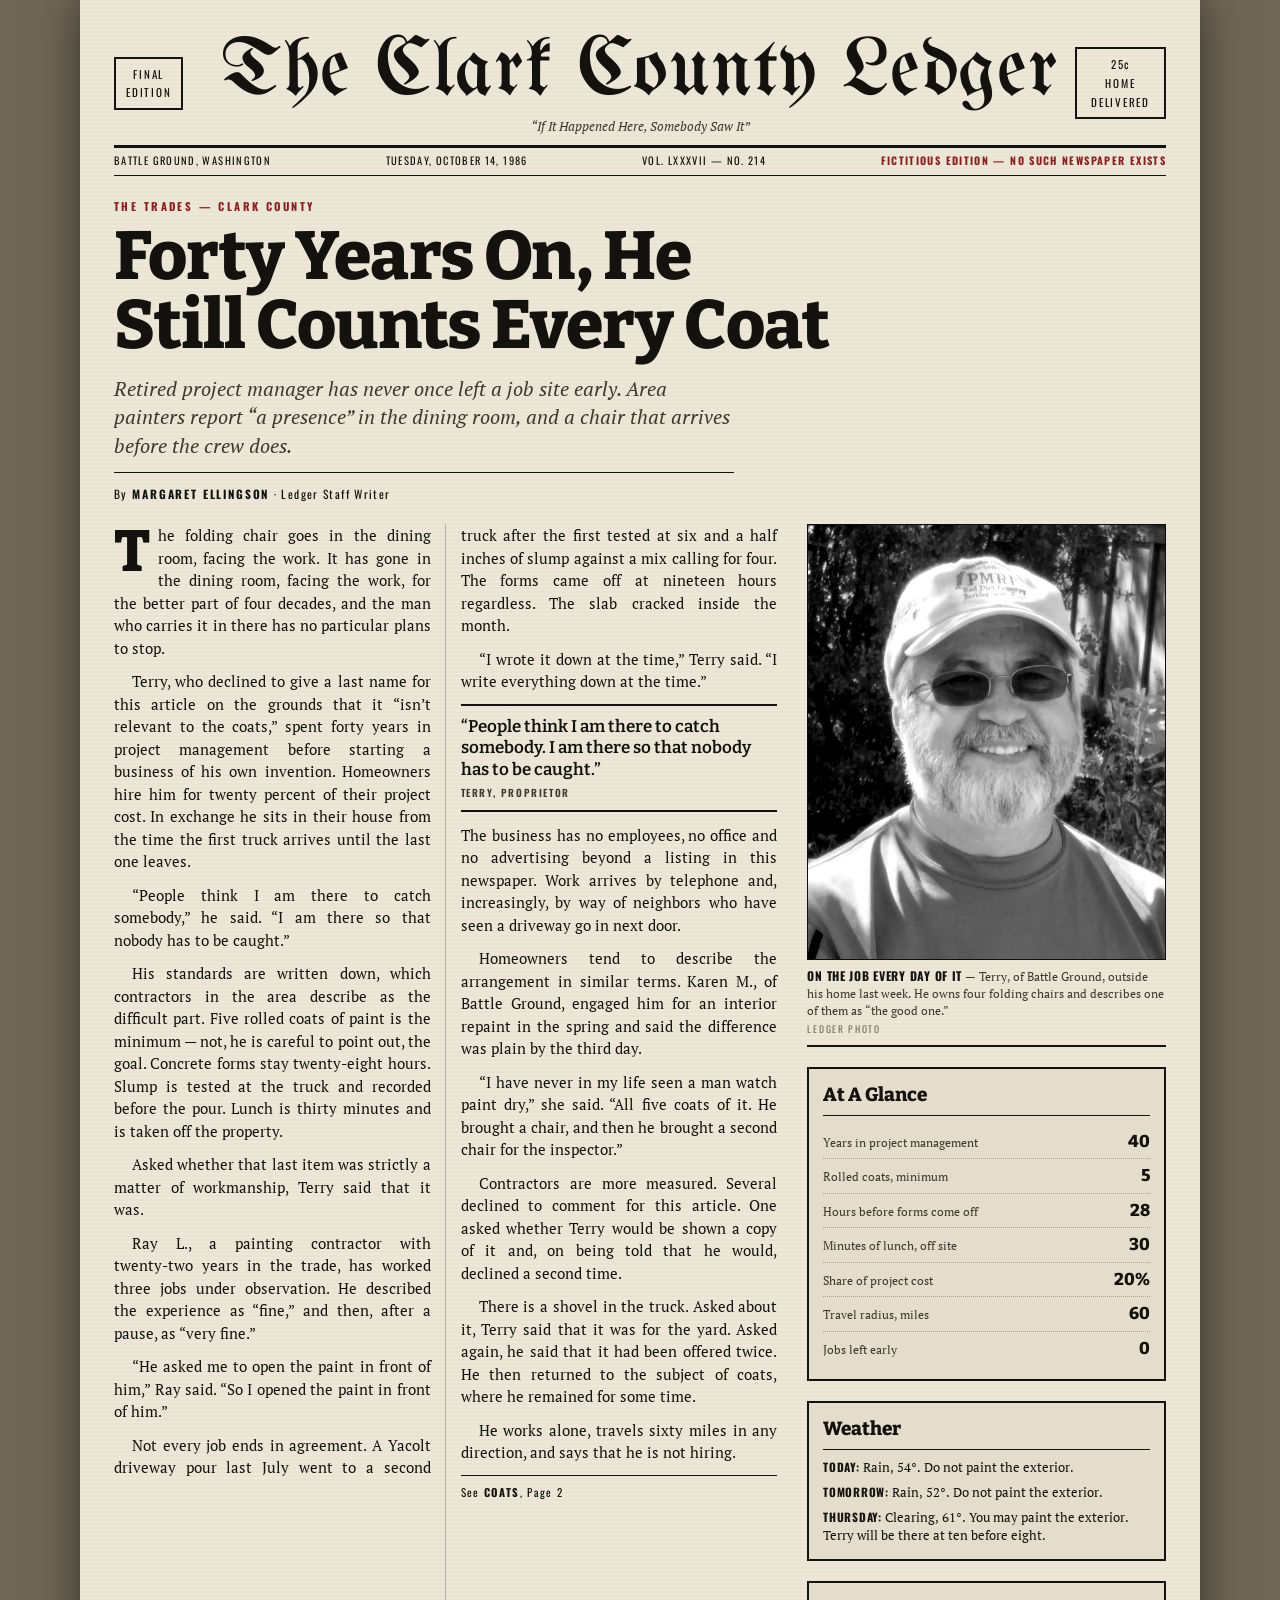
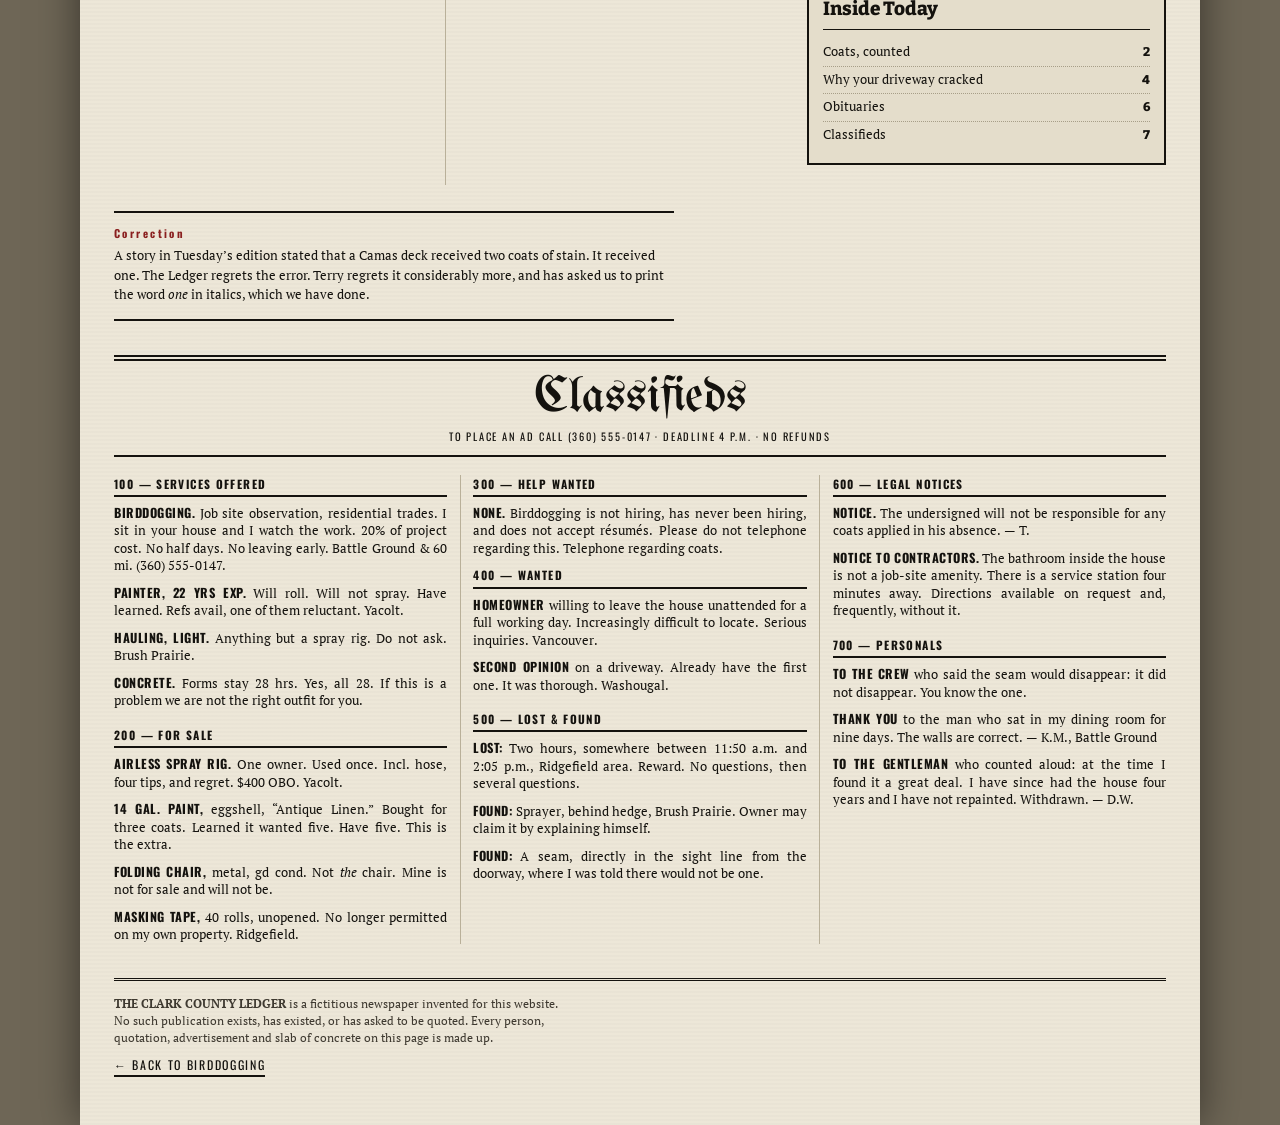
<file: ledger.html>
<!DOCTYPE html>
<html lang="en">
<head>
<meta charset="utf-8">
<meta name="viewport" content="width=device-width, initial-scale=1">
<title>THE CLARK COUNTY LEDGER &mdash; Forty Years On, He Still Counts Every Coat</title>
<meta name="description" content="A fictitious local newspaper front page. Battle Ground project manager Terry has never once left a job site early. Plus classifieds.">
<link rel="icon" href="favicon.svg" type="image/svg+xml">
<link rel="preconnect" href="https://fonts.googleapis.com">
<link rel="preconnect" href="https://fonts.gstatic.com" crossorigin>
<link href="https://fonts.googleapis.com/css2?family=UnifrakturMaguntia&family=Bitter:wght@600;800&family=PT+Serif:ital,wght@0,400;0,700;1,400&family=Oswald:wght@500;700&display=swap" rel="stylesheet">
<link rel="stylesheet" href="ledger.css">
</head>
<body>

<a class="skip" href="#lead">Skip to the story</a>

<div class="sheet">

  <!-- ============ MASTHEAD ============ -->
  <header class="mast">
    <div class="mast__ears mast__ears--l">
      <span>FINAL</span>
      <span>EDITION</span>
    </div>
    <div class="mast__mid">
      <h1 class="mast__name">The Clark County Ledger</h1>
      <p class="mast__motto">&ldquo;If It Happened Here, Somebody Saw It&rdquo;</p>
    </div>
    <div class="mast__ears mast__ears--r">
      <span>25&cent;</span>
      <span>HOME DELIVERED</span>
    </div>
  </header>

  <div class="folio">
    <span>BATTLE GROUND, WASHINGTON</span>
    <span>TUESDAY, OCTOBER 14, 1986</span>
    <span>VOL. LXXXVII &mdash; NO. 214</span>
    <span class="folio__fake">FICTITIOUS EDITION &mdash; NO SUCH NEWSPAPER EXISTS</span>
  </div>

  <!-- ============ LEAD STORY ============ -->
  <main id="lead">

    <div class="hedblock">
      <p class="kicker">THE TRADES &mdash; CLARK COUNTY</p>
      <h2 class="hed">Forty Years On, He<br>Still Counts Every Coat</h2>
      <p class="deck">
        Retired project manager has never once left a job site early. Area painters
        report &ldquo;a presence&rdquo; in the dining room, and a chair that arrives
        before the crew does.
      </p>
      <p class="byline">By <strong>MARGARET ELLINGSON</strong> &middot; Ledger Staff Writer</p>
    </div>

    <div class="story">

      <div class="story__body">
        <p class="lead-para">
          <span class="dropcap">T</span>he folding chair goes in the dining room, facing the
          work. It has gone in the dining room, facing the work, for the better part of four
          decades, and the man who carries it in there has no particular plans to stop.
        </p>
        <p>
          Terry, who declined to give a last name for this article on the grounds that it
          &ldquo;isn&rsquo;t relevant to the coats,&rdquo; spent forty years in project
          management before starting a business of his own invention. Homeowners hire him for
          twenty percent of their project cost. In exchange he sits in their house from the
          time the first truck arrives until the last one leaves.
        </p>
        <p>
          &ldquo;People think I am there to catch somebody,&rdquo; he said. &ldquo;I am there
          so that nobody has to be caught.&rdquo;
        </p>
        <p>
          His standards are written down, which contractors in the area describe as the
          difficult part. Five rolled coats of paint is the minimum &mdash; not, he is careful
          to point out, the goal. Concrete forms stay twenty&#8209;eight hours. Slump is tested
          at the truck and recorded before the pour. Lunch is thirty minutes and is taken off
          the property.
        </p>
        <p>
          Asked whether that last item was strictly a matter of workmanship, Terry said that it
          was.
        </p>
        <p>
          Ray L., a painting contractor with twenty&#8209;two years in the trade, has worked
          three jobs under observation. He described the experience as &ldquo;fine,&rdquo; and
          then, after a pause, as &ldquo;very fine.&rdquo;
        </p>
        <p>
          &ldquo;He asked me to open the paint in front of him,&rdquo; Ray said. &ldquo;So I
          opened the paint in front of him.&rdquo;
        </p>
        <p>
          Not every job ends in agreement. A Yacolt driveway pour last July went to a second
          truck after the first tested at six and a half inches of slump against a mix calling
          for four. The forms came off at nineteen hours regardless. The slab cracked inside
          the month.
        </p>
        <p>
          &ldquo;I wrote it down at the time,&rdquo; Terry said. &ldquo;I write everything down
          at the time.&rdquo;
        </p>

        <blockquote class="pull">
          &ldquo;People think I am there to catch somebody. I am there so that nobody has to
          be caught.&rdquo;
          <cite>Terry, proprietor</cite>
        </blockquote>

        <p>
          The business has no employees, no office and no advertising beyond a listing in this
          newspaper. Work arrives by telephone and, increasingly, by way of neighbors who have
          seen a driveway go in next door.
        </p>
        <p>
          Homeowners tend to describe the arrangement in similar terms. Karen M., of Battle
          Ground, engaged him for an interior repaint in the spring and said the difference
          was plain by the third day.
        </p>
        <p>
          &ldquo;I have never in my life seen a man watch paint dry,&rdquo; she said.
          &ldquo;All five coats of it. He brought a chair, and then he brought a second chair
          for the inspector.&rdquo;
        </p>
        <p>
          Contractors are more measured. Several declined to comment for this article. One
          asked whether Terry would be shown a copy of it and, on being told that he would,
          declined a second time.
        </p>
        <p>
          There is a shovel in the truck. Asked about it, Terry said that it was for the yard.
          Asked again, he said that it had been offered twice. He then returned to the subject
          of coats, where he remained for some time.
        </p>
        <p>
          He works alone, travels sixty miles in any direction, and says that he is not hiring.
        </p>
        <p class="jump">See <strong>COATS</strong>, Page 2</p>
      </div>

      <aside class="rail">

        <figure class="cut">
          <img src="assets/terry-news.jpg" width="560" height="681"
               alt="Terry, in a ball cap and sunglasses, photographed outside his home.">
          <figcaption>
            <strong>ON THE JOB EVERY DAY OF IT</strong> &mdash; Terry, of Battle Ground,
            outside his home last week. He owns four folding chairs and describes one of them
            as &ldquo;the good one.&rdquo;
            <span class="credit">Ledger photo</span>
          </figcaption>
        </figure>

        <section class="box">
          <h3 class="box__h">At A Glance</h3>
          <dl class="glance">
            <div><dt>Years in project management</dt><dd>40</dd></div>
            <div><dt>Rolled coats, minimum</dt><dd>5</dd></div>
            <div><dt>Hours before forms come off</dt><dd>28</dd></div>
            <div><dt>Minutes of lunch, off site</dt><dd>30</dd></div>
            <div><dt>Share of project cost</dt><dd>20%</dd></div>
            <div><dt>Travel radius, miles</dt><dd>60</dd></div>
            <div><dt>Jobs left early</dt><dd>0</dd></div>
          </dl>
        </section>

        <section class="box box--weather">
          <h3 class="box__h">Weather</h3>
          <p><strong>TODAY:</strong> Rain, 54&deg;. Do not paint the exterior.</p>
          <p><strong>TOMORROW:</strong> Rain, 52&deg;. Do not paint the exterior.</p>
          <p><strong>THURSDAY:</strong> Clearing, 61&deg;. You may paint the exterior. Terry
          will be there at ten before eight.</p>
        </section>

        <section class="box box--inside">
          <h3 class="box__h">Inside Today</h3>
          <ul>
            <li>Coats, counted <span class="pg">2</span></li>
            <li>Why your driveway cracked <span class="pg">4</span></li>
            <li>Obituaries <span class="pg">6</span></li>
            <li>Classifieds <span class="pg">7</span></li>
          </ul>
        </section>

      </aside>
    </div>

    <div class="correction">
      <h3>Correction</h3>
      <p>
        A story in Tuesday&rsquo;s edition stated that a Camas deck received two coats of
        stain. It received one. The Ledger regrets the error. Terry regrets it considerably
        more, and has asked us to print the word <em>one</em> in italics, which we have done.
      </p>
    </div>

    <!-- ============ CLASSIFIEDS ============ -->
    <section class="classifieds">
      <div class="class__hd">
        <h2>Classifieds</h2>
        <p>TO PLACE AN AD CALL (360) 555&#8209;0147 &middot; DEADLINE 4 P.M. &middot; NO REFUNDS</p>
      </div>

      <div class="class__cols">

        <section class="cat">
          <h3 class="cat__h">100 &mdash; Services Offered</h3>
          <p class="ad"><strong>BIRDDOGGING.</strong> Job site observation, residential trades.
          I sit in your house and I watch the work. 20% of project cost. No half days. No
          leaving early. Battle Ground &amp; 60 mi. (360)&nbsp;555&#8209;0147.</p>
          <p class="ad"><strong>PAINTER, 22 YRS EXP.</strong> Will roll. Will not spray. Have
          learned. Refs avail, one of them reluctant. Yacolt.</p>
          <p class="ad"><strong>HAULING, LIGHT.</strong> Anything but a spray rig. Do not ask.
          Brush Prairie.</p>
          <p class="ad"><strong>CONCRETE.</strong> Forms stay 28 hrs. Yes, all 28. If this is
          a problem we are not the right outfit for you.</p>
        </section>

        <section class="cat">
          <h3 class="cat__h">200 &mdash; For Sale</h3>
          <p class="ad"><strong>AIRLESS SPRAY RIG.</strong> One owner. Used once. Incl. hose,
          four tips, and regret. $400 OBO. Yacolt.</p>
          <p class="ad"><strong>14 GAL. PAINT,</strong> eggshell, &ldquo;Antique Linen.&rdquo;
          Bought for three coats. Learned it wanted five. Have five. This is the extra.</p>
          <p class="ad"><strong>FOLDING CHAIR,</strong> metal, gd cond. Not <em>the</em> chair.
          Mine is not for sale and will not be.</p>
          <p class="ad"><strong>MASKING TAPE,</strong> 40 rolls, unopened. No longer permitted
          on my own property. Ridgefield.</p>
        </section>

        <section class="cat">
          <h3 class="cat__h">300 &mdash; Help Wanted</h3>
          <p class="ad"><strong>NONE.</strong> Birddogging is not hiring, has never been
          hiring, and does not accept r&eacute;sum&eacute;s. Please do not telephone regarding
          this. Telephone regarding coats.</p>

          <h3 class="cat__h">400 &mdash; Wanted</h3>
          <p class="ad"><strong>HOMEOWNER</strong> willing to leave the house unattended for a
          full working day. Increasingly difficult to locate. Serious inquiries. Vancouver.</p>
          <p class="ad"><strong>SECOND OPINION</strong> on a driveway. Already have the first
          one. It was thorough. Washougal.</p>
        </section>

        <section class="cat">
          <h3 class="cat__h">500 &mdash; Lost &amp; Found</h3>
          <p class="ad"><strong>LOST:</strong> Two hours, somewhere between 11:50 a.m. and 2:05
          p.m., Ridgefield area. Reward. No questions, then several questions.</p>
          <p class="ad"><strong>FOUND:</strong> Sprayer, behind hedge, Brush Prairie. Owner may
          claim it by explaining himself.</p>
          <p class="ad"><strong>FOUND:</strong> A seam, directly in the sight line from the
          doorway, where I was told there would not be one.</p>
        </section>

        <section class="cat">
          <h3 class="cat__h">600 &mdash; Legal Notices</h3>
          <p class="ad"><strong>NOTICE.</strong> The undersigned will not be responsible for
          any coats applied in his absence. &mdash;&nbsp;T.</p>
          <p class="ad"><strong>NOTICE TO CONTRACTORS.</strong> The bathroom inside the house
          is not a job&#8209;site amenity. There is a service station four minutes away.
          Directions available on request and, frequently, without it.</p>
        </section>

        <section class="cat">
          <h3 class="cat__h">700 &mdash; Personals</h3>
          <p class="ad"><strong>TO THE CREW</strong> who said the seam would disappear: it did
          not disappear. You know the one.</p>
          <p class="ad"><strong>THANK YOU</strong> to the man who sat in my dining room for
          nine days. The walls are correct. &mdash;&nbsp;K.M., Battle Ground</p>
          <p class="ad"><strong>TO THE GENTLEMAN</strong> who counted aloud: at the time I
          found it a great deal. I have since had the house four years and I have not
          repainted. Withdrawn. &mdash;&nbsp;D.W.</p>
        </section>

      </div>
    </section>

  </main>

  <footer class="colophon">
    <p>
      <strong>THE CLARK COUNTY LEDGER</strong> is a fictitious newspaper invented for this
      website. No such publication exists, has existed, or has asked to be quoted. Every
      person, quotation, advertisement and slab of concrete on this page is made up.
    </p>
    <p><a class="backlink" href="/">&larr; Back to Birddogging</a></p>
  </footer>

</div>
</body>
</html>
</file>
<file: styles.css>
/* ==========================================================================
   BIRDDOGGING
   The contractor website a grandson built in 2004, drawn properly.
   ========================================================================== */

:root {
  --navy:      #0B2C5B;
  --navy-2:    #06193A;
  --navy-3:    #143C74;
  --amber:     #FFC20E;
  --amber-2:   #E5A800;
  --red:       #C8102E;
  --red-mark:  #E4232F;
  --chrome-hi: #FDFEFF;
  --chrome-lo: #A9B4BF;
  --ink:       #16181D;
  --ink-soft:  #4A5058;
  --paper:     #FFFFFF;
  --grey:      #EDEFF2;
  --concrete:  #DCE1E6;

  --display: 'Anton', 'Arial Narrow', Impact, sans-serif;
  --hand:    'Permanent Marker', 'Bradley Hand', cursive;
  --ui:      'Oswald', 'Arial Narrow', Haettenschweiler, sans-serif;
  --body:    Verdana, Geneva, Tahoma, sans-serif;
  --data:    'Courier New', Courier, monospace;

  --wrap: 1180px;
}

*, *::before, *::after { box-sizing: border-box; }

html { -webkit-text-size-adjust: 100%; }

body {
  margin: 0;
  background: var(--concrete);
  color: var(--ink);
  font-family: var(--body);
  font-size: 15px;
  line-height: 1.62;
}

img { max-width: 100%; height: auto; display: block; }

a { color: var(--navy); }

.skip {
  position: absolute; left: -9999px; top: 0;
  background: var(--amber); color: var(--navy);
  padding: 10px 16px; font-family: var(--ui); font-weight: 700; z-index: 99;
}
.skip:focus { left: 0; }

:focus-visible {
  outline: 3px solid var(--red);
  outline-offset: 2px;
}

.wrap {
  max-width: var(--wrap);
  margin: 0 auto;
  padding: 0 24px;
}
/* Sections that are a single column of reading, not a two-column composition. */
.wrap--narrow { max-width: 860px; }

/* ---------- shared type ---------- */

.eyebrow {
  font-family: var(--ui);
  font-weight: 700;
  font-size: 12px;
  letter-spacing: .18em;
  text-transform: uppercase;
  color: var(--red);
  margin: 0 0 14px;
}
.eyebrow--amber { color: var(--amber); }

.h2 {
  font-family: var(--display);
  font-weight: 400;
  font-size: clamp(30px, 4.6vw, 52px);
  line-height: 1.02;
  letter-spacing: .005em;
  text-transform: uppercase;
  color: var(--navy);
  margin: 0 0 18px;
}
.h2--light { color: var(--paper); }

.sec__lede {
  max-width: 62ch;
  font-size: 16px;
  color: var(--ink-soft);
  margin: 0 0 40px;
}
.sec__lede--light { color: #B9C6D6; }

/* ---------- buttons ---------- */

.btn {
  display: inline-block;
  font-family: var(--ui);
  font-weight: 700;
  font-size: 14px;
  letter-spacing: .1em;
  text-decoration: none;
  padding: 15px 28px;
  border: 3px solid var(--navy);
  border-radius: 3px;
  cursor: pointer;
  transition: transform .12s ease, box-shadow .12s ease;
}

.btn--primary {
  background: linear-gradient(180deg, #FFD34D 0%, var(--amber) 46%, var(--amber-2) 100%);
  color: var(--navy);
  box-shadow: 0 4px 0 var(--navy-2), inset 0 1px 0 #FFF0B8;
}
.btn--primary:hover { transform: translateY(2px); box-shadow: 0 2px 0 var(--navy-2), inset 0 1px 0 #FFF0B8; }
.btn--primary:active { transform: translateY(4px); box-shadow: 0 0 0 var(--navy-2); }

.btn--ghost {
  background: transparent;
  color: var(--paper);
  border-color: rgba(255,255,255,.55);
}
.btn--ghost:hover { border-color: var(--amber); color: var(--amber); }

.btn--block { display: block; width: 100%; text-align: center; }

/* ---------- ticker strip ---------- */

.ticker {
  background: var(--navy-2);
  border-bottom: 3px solid var(--amber);
  color: #CFE0F5;
  font-family: var(--ui);
  font-size: 11.5px;
  letter-spacing: .13em;
  text-transform: uppercase;
}
.ticker__in {
  max-width: var(--wrap);
  margin: 0 auto;
  padding: 9px 24px;
  text-align: center;
}
.ticker strong { color: var(--amber); font-weight: 700; }
.ticker .dot { color: var(--red); padding: 0 6px; }

/* ---------- header ---------- */

.head {
  background: var(--paper);
  border-bottom: 5px solid var(--navy);
}
.head__in {
  display: flex;
  align-items: center;
  justify-content: space-between;
  gap: 24px;
  padding-top: 16px;
  padding-bottom: 16px;
  flex-wrap: wrap;
}

.brand { display: flex; align-items: center; gap: 14px; text-decoration: none; }
.brand__mark { width: 58px; height: 58px; flex: none; }
.brand__name {
  display: block;
  font-family: var(--display);
  font-size: clamp(28px, 4.4vw, 40px);
  letter-spacing: .04em;
  color: var(--navy);
  line-height: .96;
}
.brand__sub {
  display: block;
  font-family: var(--ui);
  font-size: 10.5px;
  letter-spacing: .16em;
  text-transform: uppercase;
  color: var(--ink-soft);
  margin-top: 3px;
}

.head__call { text-align: right; }
.head__call-lab {
  display: block;
  font-family: var(--ui);
  font-size: 10.5px;
  letter-spacing: .18em;
  color: var(--red);
  font-weight: 700;
}
.head__call-num {
  display: block;
  font-family: var(--display);
  font-size: clamp(24px, 3.6vw, 34px);
  color: var(--navy);
  text-decoration: none;
  line-height: 1.06;
}
.head__call-note {
  display: block;
  font-size: 11px;
  color: var(--ink-soft);
  font-style: italic;
}

/* ---------- nav ---------- */

.nav {
  background: var(--navy);
  border-top: 3px solid var(--amber);
}
.nav__in {
  display: flex;
  flex-wrap: wrap;
  align-items: stretch;
  gap: 0;
}
.nav a {
  display: flex;
  align-items: center;
  padding: 12px 18px;
  font-family: var(--ui);
  font-weight: 700;
  font-size: 12px;
  letter-spacing: .13em;
  text-transform: uppercase;
  text-decoration: none;
  color: #CFE0F5;
  border-right: 1px solid rgba(255,255,255,.14);
}
.nav a:first-child { border-left: 1px solid rgba(255,255,255,.14); }
.nav a:hover { background: var(--navy-3); color: var(--paper); }

/* The newspaper is the one thing here that is not on this page. */
.nav__news {
  margin-left: auto;
  background: var(--amber);
  color: var(--navy) !important;
  border-right: 0;
}
.nav__news:hover { background: #FFD34D; }

/* ---------- hero ---------- */

.hero {
  background:
    radial-gradient(120% 90% at 76% 8%, var(--navy-3) 0%, rgba(11,44,91,0) 62%),
    linear-gradient(180deg, var(--navy) 0%, var(--navy-2) 100%);
  padding: 54px 0 44px;
  position: relative;
}
.hero::after {
  content: "";
  position: absolute; left: 0; right: 0; bottom: 0; height: 10px;
  background: repeating-linear-gradient(-45deg,
    var(--amber) 0 14px, var(--navy-2) 14px 28px);
}

.hero__in {
  display: grid;
  grid-template-columns: 1.06fr .94fr;
  gap: 54px;
  align-items: center;
}

.hero__h1 {
  font-family: var(--display);
  font-weight: 400;
  font-size: clamp(42px, 7vw, 78px);
  line-height: .93;
  letter-spacing: .004em;
  text-transform: uppercase;
  color: var(--paper);
  margin: 0 0 22px;
  text-shadow: 0 3px 0 rgba(0,0,0,.34);
}
.hero__h1 em { font-style: normal; color: var(--amber); }

.hero__lede {
  color: #C3D2E4;
  font-size: 15.5px;
  max-width: 52ch;
  margin: 0 0 14px;
}

.hero__cta { display: flex; flex-wrap: wrap; gap: 14px; margin-top: 26px; }

/* portrait + accessories */

.hero__art { position: relative; }

.portrait { position: relative; max-width: 400px; margin: 0 auto; }

.portrait__frame {
  position: relative;
  border-radius: 50%;
  padding: 9px;
  background: linear-gradient(150deg, var(--chrome-hi) 0%, var(--chrome-lo) 42%, #E6EBF0 62%, #8C97A3 100%);
  box-shadow: 0 12px 30px rgba(0,0,0,.42);
}
.portrait__img {
  border-radius: 50%;
  width: 100%;
  border: 4px solid var(--navy-2);
}

.portrait__plate {
  margin: 18px auto 0;
  max-width: 320px;
  text-align: center;
  background: linear-gradient(180deg, var(--chrome-hi), var(--chrome-lo));
  border: 3px solid var(--navy-2);
  border-radius: 4px;
  padding: 9px 12px;
  box-shadow: 0 4px 0 rgba(0,0,0,.35);
}
.portrait__name {
  display: block;
  font-family: var(--display);
  font-size: 26px;
  letter-spacing: .1em;
  color: var(--navy);
  line-height: 1;
}
.portrait__role {
  display: block;
  font-family: var(--ui);
  font-size: 10px;
  letter-spacing: .13em;
  text-transform: uppercase;
  color: #3A424C;
  margin-top: 3px;
}

/* clip-on photo name tag */
.nametag {
  position: absolute;
  left: -6%;
  bottom: 4%;
  width: 172px;
  background: var(--paper);
  border: 3px solid var(--navy-2);
  border-radius: 3px;
  transform: rotate(-7deg);
  box-shadow: 0 6px 14px rgba(0,0,0,.4);
  z-index: 3;
}
.nametag__hd {
  display: block;
  background: var(--red);
  color: var(--paper);
  font-family: var(--ui);
  font-size: 10px;
  letter-spacing: .1em;
  text-transform: uppercase;
  text-align: center;
  padding: 4px 0;
}
.nametag__body { display: flex; align-items: center; gap: 8px; padding: 7px 8px; }
.nametag__photo {
  width: 42px; height: 42px;
  flex: none;
  border: 2px solid var(--navy-2);
  object-fit: cover;
}
.nametag__txt { min-width: 0; }
.nametag__name {
  display: block;
  font-family: var(--hand);
  font-size: 22px;
  color: var(--navy);
  line-height: 1.05;
}
.nametag__org {
  display: block;
  font-family: var(--ui);
  font-size: 8.5px;
  letter-spacing: .14em;
  color: var(--red);
}
.nametag__clip {
  position: absolute;
  top: -13px; left: 50%;
  width: 34px; height: 14px;
  margin-left: -17px;
  border: 3px solid #9AA5B1;
  border-bottom: none;
  border-radius: 4px 4px 0 0;
  background: linear-gradient(180deg, #E7ECF1, #B4BEC8);
}

/* pocket protector */
.protector {
  position: absolute;
  right: -3%;
  bottom: 1%;
  width: 108px;
  transform: rotate(6deg);
  filter: drop-shadow(0 6px 12px rgba(0,0,0,.42));
  z-index: 3;
}
.protector__t {
  font-family: var(--ui);
  font-size: 13px;
  font-weight: 700;
  letter-spacing: .04em;
  fill: var(--navy);
}
.protector__s {
  font-family: var(--ui);
  font-size: 9px;
  letter-spacing: .08em;
  fill: #46505B;
}

/* rubber stamp */
.stamp {
  position: absolute;
  top: -14px; right: -6px;
  width: 138px;
  transform: rotate(-15deg);
  opacity: .92;
  pointer-events: none;
}
.stamp svg { width: 100%; height: auto; }
.stamp__arc {
  font-family: var(--ui);
  font-size: 17px;
  font-weight: 700;
  letter-spacing: .08em;
  fill: var(--red);
}
.stamp__big {
  font-family: var(--display);
  font-size: 34px;
  letter-spacing: .03em;
  fill: var(--red);
}
.stamp__sm {
  font-family: var(--ui);
  font-size: 14px;
  font-weight: 700;
  letter-spacing: .12em;
  fill: var(--red);
}

/* ---------- badges ---------- */

.badges {
  list-style: none;
  margin: 46px 0 0;
  padding: 0;
  display: grid;
  grid-template-columns: repeat(4, 1fr);
  gap: 18px;
}

.badge {
  position: relative;
  text-align: center;
  padding: 20px 12px 16px;
  background: linear-gradient(180deg, #FBFCFD 0%, #DFE5EB 100%);
  border: 3px solid var(--navy-2);
  border-radius: 5px;
  box-shadow: 0 5px 0 rgba(0,0,0,.4);
}
.badge__rosette {
  display: block;
  width: 44px; height: 44px;
  margin: 0 auto 9px;
  border-radius: 50%;
  background:
    radial-gradient(circle at 34% 30%, #FFF3C4 0%, var(--amber) 46%, var(--amber-2) 100%);
  border: 3px solid var(--navy);
  box-shadow: 0 0 0 3px #FFFFFF, 0 0 0 5px var(--chrome-lo);
}
.badge__t {
  display: block;
  font-family: var(--display);
  font-size: 21px;
  letter-spacing: .05em;
  color: var(--navy);
  line-height: 1.05;
}
.badge__t sup { color: var(--red); font-size: 13px; }
.badge__s {
  display: block;
  font-family: var(--ui);
  font-size: 10px;
  letter-spacing: .11em;
  text-transform: uppercase;
  color: var(--ink-soft);
  margin-top: 2px;
}

.badges__fn {
  margin: 18px 0 0;
  font-size: 12px;
  line-height: 1.6;
  color: #94A6BC;
  max-width: 78ch;
}
.badges__fn sup { color: var(--amber); }

/* ---------- stats ---------- */

.stats {
  background: var(--amber);
  border-bottom: 5px solid var(--navy-2);
}
.stats__in {
  display: grid;
  grid-template-columns: repeat(4, 1fr);
  gap: 10px;
  padding-top: 26px;
  padding-bottom: 26px;
}
.stat { text-align: center; }
.stat + .stat { border-left: 2px solid rgba(11,44,91,.24); }
.stat__n {
  display: block;
  font-family: var(--display);
  font-size: clamp(40px, 6vw, 62px);
  line-height: .94;
  color: var(--navy);
}
.stat__l {
  display: block;
  font-family: var(--ui);
  font-size: 11px;
  letter-spacing: .12em;
  text-transform: uppercase;
  color: #47341A;
  margin-top: 4px;
}

/* ---------- generic sections ---------- */

.sec { background: var(--paper); }
.sec--pad { padding: 72px 0; }
.sec--grey { background: var(--grey); }
.sec--amber { background: linear-gradient(180deg, #FFD54F 0%, var(--amber) 100%); }
.sec--dark {
  background: linear-gradient(180deg, var(--navy) 0%, var(--navy-2) 100%);
}

/* ---------- timeline ---------- */

.timeline { list-style: none; margin: 34px 0 0; padding: 0; }

.tl {
  display: grid;
  grid-template-columns: 116px 1fr;
  gap: 22px;
  padding: 18px 0 18px 0;
  border-top: 2px solid var(--concrete);
}
.tl:last-child { border-bottom: 2px solid var(--concrete); }

.tl__time {
  font-family: var(--data);
  font-weight: 700;
  font-size: 14px;
  color: var(--ink-soft);
  letter-spacing: -.02em;
  padding-top: 2px;
}
.tl__txt { margin: 0; }

.tl--fix { background: #FFF8E0; }
.tl--fix .tl__time { color: var(--red); }
.tl--fix .tl__txt { padding-right: 14px; }
.tl--fix strong { color: var(--navy); }

/* ---------- gallery ---------- */

.gallery {
  display: grid;
  grid-template-columns: repeat(2, 1fr);
  gap: 30px;
}

.shot {
  margin: 0;
  background: var(--paper);
  border: 3px solid var(--navy-2);
  border-radius: 3px;
  box-shadow: 0 8px 0 rgba(0,0,0,.34);
  overflow: hidden;
}

.shot__img { position: relative; background: #000; }
.scene { display: block; width: 100%; height: auto; }

.shot__marks {
  position: absolute;
  inset: 0;
  width: 100%; height: 100%;
  pointer-events: none;
}
.mark__hand {
  font-family: var(--hand);
  font-size: 25px;
  fill: var(--red-mark);
}
.mark__hand--sm { font-size: 19px; }

/* He is in every photo. Never in the same place, and never the same distance away —
   these are four separate afternoons, not one asset pasted four times. */
.shot__watcher {
  position: absolute;
  bottom: 5%;
  width: 22%;
  min-width: 54px;
  border-radius: 50%;
  border: 3px solid var(--paper);
  box-shadow: 0 3px 9px rgba(0,0,0,.6);
}
.shot__watcher--1 { right: 3.5%;  bottom: 5%;  width: 22%; transform: rotate(-4deg); }
.shot__watcher--2 { left:  4%;    bottom: 7%;  width: 16%; transform: rotate(7deg); }
.shot__watcher--3 { right: 4%;    bottom: 6%;  width: 27%; transform: rotate(-9deg); }
.shot__watcher--4 { left:  5%;    bottom: 6%;  width: 19%; transform: rotate(5deg); }

/* The date burn-in sits in whichever bottom corner Terry is not standing in. */
.shot__burn--right { left: auto !important; right: 10px; }

.shot__burn {
  position: absolute;
  left: 10px; bottom: 8px;
  font-family: var(--data);
  font-size: 12px;
  font-weight: 700;
  color: #FFD84D;
  text-shadow: 1px 1px 0 #000, -1px 1px 0 #000;
  letter-spacing: .02em;
}

.shot__cap {
  padding: 16px 18px 20px;
  font-size: 13.5px;
  line-height: 1.6;
  color: var(--ink-soft);
}
.shot__no {
  display: block;
  font-family: var(--data);
  font-size: 11px;
  font-weight: 700;
  letter-spacing: .06em;
  color: var(--red);
  margin-bottom: 4px;
}
.shot__cap strong {
  display: block;
  font-family: var(--ui);
  font-weight: 700;
  font-size: 16px;
  letter-spacing: .02em;
  text-transform: uppercase;
  color: var(--navy);
  margin-bottom: 6px;
}

.gallery__fn {
  margin: 26px 0 0;
  font-size: 12px;
  color: #8FA1B8;
}

/* ---------- trades ---------- */

.trades {
  display: grid;
  grid-template-columns: repeat(3, 1fr);
  gap: 22px;
}

.trade {
  background: var(--paper);
  border: 3px solid var(--navy);
  border-radius: 4px;
  box-shadow: 0 6px 0 var(--concrete);
  overflow: hidden;
}
.trade__h {
  margin: 0;
  background: var(--navy);
  color: var(--paper);
  font-family: var(--display);
  font-weight: 400;
  font-size: 21px;
  letter-spacing: .05em;
  text-transform: uppercase;
  padding: 11px 16px;
}
.trade__list { margin: 0; padding: 16px 18px 20px 34px; }
.trade__list li { margin-bottom: 10px; font-size: 13.5px; line-height: 1.58; }
.trade__list li::marker { color: var(--amber-2); }

.trade__p { margin: 0; padding: 16px 18px 20px; font-size: 13.5px; }

/* Painting is the flagship standard, so it gets the width to prove it. */
.trade--wide { grid-column: span 2; }
.trade--full { grid-column: 1 / -1; }

.trade--lead { border-width: 4px; box-shadow: 0 8px 0 var(--amber); }
.trade--lead .trade__h { font-size: 25px; }

.trade__cols {
  display: grid;
  grid-template-columns: 1fr 1fr;
  gap: 4px 26px;
  padding: 6px 18px 18px;
}
.trade__cols .trade__list { padding: 0 0 4px 18px; }

.trade__sub {
  margin: 14px 0 6px;
  font-family: var(--ui);
  font-weight: 700;
  font-size: 11px;
  letter-spacing: .16em;
  text-transform: uppercase;
  color: var(--red);
}
.trade__list em { font-style: normal; text-decoration: underline; text-underline-offset: 2px; }
.trade__list strong { color: var(--navy); }

.trade--conduct { background: var(--grey); }
.trade--conduct .trade__h { background: var(--red); }
.trade__list--two { columns: 2; column-gap: 34px; padding-right: 24px; }
.trade__list--two li { break-inside: avoid; }

/* ---------- pricing ---------- */

.price__wrap {
  display: grid;
  grid-template-columns: 1.08fr .92fr;
  gap: 54px;
  align-items: start;
}
.price__lead .eyebrow { color: var(--navy-2); }
.price__lead .sec__lede { color: #4C3A16; margin-bottom: 20px; }
.price__fine { font-size: 12.5px; color: #5C4818; max-width: 56ch; margin: 0; }

.card {
  background: var(--paper);
  border: 4px solid var(--navy-2);
  border-radius: 5px;
  box-shadow: 0 10px 0 rgba(0,0,0,.28);
  overflow: hidden;
}
.card__top {
  background: linear-gradient(180deg, var(--navy-3) 0%, var(--navy-2) 100%);
  color: var(--paper);
  text-align: center;
  padding: 20px 16px 18px;
}
.card__lab {
  display: block;
  font-family: var(--ui);
  font-size: 11px;
  font-weight: 700;
  letter-spacing: .2em;
  color: var(--amber);
}
.card__pct {
  display: block;
  font-family: var(--display);
  font-size: 82px;
  line-height: .9;
  margin: 6px 0 2px;
}
.card__sym { font-size: 40px; vertical-align: super; margin-left: 2px; }
.card__of {
  display: block;
  font-family: var(--ui);
  font-size: 12px;
  letter-spacing: .13em;
  text-transform: uppercase;
  color: #A9C2E0;
}

.lines { list-style: none; margin: 0; padding: 18px 20px 6px; }
.line {
  display: flex;
  align-items: baseline;
  gap: 8px;
  padding: 9px 0;
  font-size: 13.5px;
  border-bottom: 1px dotted var(--chrome-lo);
}
.line__k { flex: none; }
.line::before {
  content: "";
  order: 2;
  flex: 1 1 auto;
}
.line__v {
  order: 3;
  font-family: var(--ui);
  font-weight: 700;
  font-size: 11.5px;
  letter-spacing: .1em;
  color: #1B7A3D;
  white-space: nowrap;
}
.line--no .line__v { color: var(--red); }

.card .btn--block { margin: 14px 20px 0; width: auto; }
.card__fn {
  margin: 12px 0 20px;
  text-align: center;
  font-family: var(--ui);
  font-size: 11px;
  letter-spacing: .14em;
  text-transform: uppercase;
  color: var(--ink-soft);
}

/* ---------- meet terry ---------- */

.terry__wrap {
  display: grid;
  grid-template-columns: .82fr 1.18fr;
  gap: 54px;
  align-items: center;
}

.idcard {
  max-width: 340px;
  background: linear-gradient(160deg, #FFFFFF 0%, #EDF1F5 100%);
  border: 3px solid var(--navy-2);
  border-radius: 8px;
  box-shadow: 0 10px 26px rgba(0,0,0,.22);
  overflow: hidden;
  transform: rotate(-2deg);
}
.idcard__hd {
  display: flex;
  justify-content: space-between;
  gap: 10px;
  background: var(--navy);
  color: var(--paper);
  font-family: var(--ui);
  font-size: 9.5px;
  font-weight: 700;
  letter-spacing: .11em;
  padding: 8px 12px;
}
.idcard__no { color: var(--amber); }

.idcard__body { display: flex; gap: 14px; padding: 16px 14px; }
.idcard__photo {
  width: 108px; height: 108px;
  flex: none;
  object-fit: cover;
  border: 3px solid var(--navy-2);
}
.idcard__data {
  margin: 0;
  display: grid;
  grid-template-columns: auto 1fr;
  gap: 3px 10px;
  align-content: start;
  font-family: var(--data);
  font-size: 11.5px;
}
.idcard__data dt { color: var(--ink-soft); letter-spacing: .04em; }
.idcard__data dd { margin: 0; font-weight: 700; color: var(--navy); }

.idcard__sig {
  border-top: 2px dashed var(--chrome-lo);
  padding: 8px 14px 12px;
}
.idcard__sigline {
  display: block;
  font-family: var(--hand);
  font-size: 26px;
  color: #13306B;
  line-height: 1.1;
}
.idcard__siglab {
  display: block;
  font-family: var(--ui);
  font-size: 8.5px;
  letter-spacing: .16em;
  color: var(--ink-soft);
}

.terry__p { margin: 0 0 14px; max-width: 60ch; }
.terry__pull {
  margin: 26px 0 0;
  font-family: var(--display);
  font-size: clamp(22px, 3vw, 30px);
  text-transform: uppercase;
  color: var(--red);
  border-left: 6px solid var(--amber);
  padding-left: 16px;
  line-height: 1.05;
}

/* A clipping pinned to the page — deliberately a different world from the rest
   of this site, because that is what a newspaper is. */
.presslink {
  display: block;
  max-width: 430px;
  margin: 26px 0 0;
  padding: 14px 18px 16px;
  background: #EDE7D8;
  border: 1px solid var(--ink);
  box-shadow: 4px 4px 0 rgba(0,0,0,.18);
  text-decoration: none;
  transform: rotate(-1.2deg);
  transition: transform .12s ease, box-shadow .12s ease;
}
.presslink:hover {
  transform: rotate(0deg);
  box-shadow: 6px 6px 0 rgba(0,0,0,.22);
}
.presslink__lab {
  display: block;
  font-family: var(--ui);
  font-size: 9.5px;
  font-weight: 700;
  letter-spacing: .2em;
  text-transform: uppercase;
  color: #8A1F1F;
}
.presslink__name {
  display: block;
  font-family: Georgia, 'Times New Roman', serif;
  font-size: 24px;
  line-height: 1.1;
  color: #14120E;
  border-bottom: 1px solid #14120E;
  padding-bottom: 6px;
  margin-bottom: 7px;
}
.presslink__hed {
  display: block;
  font-family: Georgia, 'Times New Roman', serif;
  font-weight: 700;
  font-size: 15px;
  line-height: 1.25;
  color: #14120E;
}
.presslink__cta {
  display: block;
  margin-top: 8px;
  font-family: var(--ui);
  font-size: 11px;
  letter-spacing: .1em;
  text-transform: uppercase;
  color: #3E3930;
}

.foot__link {
  color: var(--amber);
  font-family: var(--ui);
  font-size: 12px;
  letter-spacing: .1em;
  text-transform: uppercase;
  text-decoration: none;
  border-bottom: 1px solid rgba(255,194,14,.5);
}

/* ---------- reviews ---------- */

.revs {
  display: grid;
  grid-template-columns: repeat(2, 1fr);
  gap: 22px;
}

.rev {
  margin: 0;
  background: var(--paper);
  border: 2px solid var(--chrome-lo);
  border-top: 5px solid var(--amber);
  border-radius: 4px;
  padding: 20px 22px 18px;
  box-shadow: 0 4px 0 rgba(0,0,0,.1);
}
.rev p { margin: 10px 0 16px; font-size: 14.5px; }

.stars {
  font-size: 19px;
  color: var(--amber-2);
  letter-spacing: .1em;
  text-shadow: 0 1px 0 rgba(0,0,0,.22);
}

.rev__by {
  display: flex;
  align-items: center;
  gap: 11px;
  font-size: 12.5px;
  color: var(--ink-soft);
  border-top: 1px solid var(--grey);
  padding-top: 12px;
}
.rev__by strong { color: var(--navy); font-size: 13.5px; }

.avatar {
  width: 38px; height: 38px;
  flex: none;
  display: flex;
  align-items: center;
  justify-content: center;
  border-radius: 50%;
  background: linear-gradient(180deg, #F4F7FA, var(--chrome-lo));
  border: 2px solid var(--navy);
  font-family: var(--ui);
  font-weight: 700;
  font-size: 12px;
  letter-spacing: .04em;
  color: var(--navy);
}
/* Reviews from the crews read differently from reviews from homeowners. */
.avatar--crew {
  background: linear-gradient(180deg, #FFD34D, var(--amber-2));
  border-color: var(--red);
  color: #5A2A0C;
}

.reply {
  margin-top: 14px;
  background: var(--grey);
  border-left: 4px solid var(--red);
  padding: 10px 14px;
}
.reply__lab {
  display: block;
  font-family: var(--ui);
  font-size: 9.5px;
  font-weight: 700;
  letter-spacing: .15em;
  color: var(--red);
}
.reply p { margin: 4px 0 0; font-size: 13.5px; font-weight: 700; color: var(--navy); }

/* ---------- faq ---------- */

.faq__wrap {
  display: grid;
  grid-template-columns: .78fr 1.22fr;
  gap: 54px;
  align-items: start;
}
.callcard {
  margin-top: 30px;
  background: var(--navy);
  border: 3px solid var(--navy-2);
  border-radius: 5px;
  box-shadow: 0 6px 0 var(--concrete);
  padding: 20px 22px 22px;
  max-width: 330px;
}
.callcard__lab {
  display: block;
  font-family: var(--ui);
  font-weight: 700;
  font-size: 10.5px;
  letter-spacing: .18em;
  color: var(--amber);
}
.callcard__num {
  display: block;
  font-family: var(--display);
  font-size: 32px;
  color: var(--paper);
  text-decoration: none;
  line-height: 1.1;
  margin: 4px 0 8px;
}
.callcard__p { margin: 0; font-size: 13px; color: #B9C6D6; }

.faq { margin: 0; }
.qa { border-top: 2px solid var(--concrete); padding: 16px 0; }
.qa:last-child { border-bottom: 2px solid var(--concrete); }
.faq dt {
  font-family: var(--ui);
  font-weight: 700;
  font-size: 16px;
  color: var(--navy);
  margin-bottom: 5px;
}
.faq dd { margin: 0; font-size: 14px; color: var(--ink-soft); max-width: 62ch; }

/* ---------- request form ---------- */

.req__wrap {
  display: grid;
  grid-template-columns: .84fr 1.16fr;
  gap: 54px;
  align-items: start;
}
.req__or { font-size: 14px; color: #B9C6D6; margin: 0; }
.req__or a {
  font-family: var(--display);
  font-size: 26px;
  color: var(--amber);
  text-decoration: none;
  vertical-align: -2px;
  margin-left: 6px;
}

.form {
  background: var(--paper);
  border: 4px solid var(--amber);
  border-radius: 4px;
  padding: 26px;
  display: grid;
  grid-template-columns: repeat(2, 1fr);
  gap: 18px 20px;
  box-shadow: 0 10px 0 rgba(0,0,0,.3);
}
.field { display: flex; flex-direction: column; }
.field--wide { grid-column: 1 / -1; }
.field label {
  font-family: var(--ui);
  font-weight: 700;
  font-size: 11px;
  letter-spacing: .13em;
  text-transform: uppercase;
  color: var(--navy);
  margin-bottom: 6px;
}
.field input,
.field select,
.field textarea {
  font-family: var(--body);
  font-size: 14px;
  color: var(--ink);
  background: #FBFCFD;
  border: 2px solid var(--chrome-lo);
  border-radius: 2px;
  padding: 10px 11px;
  width: 100%;
}
.field textarea { resize: vertical; }
.field input:focus,
.field select:focus,
.field textarea:focus { border-color: var(--navy); background: var(--paper); }

.form__actions { margin-top: 2px; }
.form__fn {
  margin: 10px 0 0;
  font-size: 11.5px;
  color: var(--ink-soft);
  text-align: center;
}

/* ---------- service area ---------- */

.area {
  background: var(--grey);
  border-top: 4px solid var(--amber);
  padding: 30px 0 34px;
  text-align: center;
}
.area__h {
  margin: 0 0 12px;
  font-family: var(--ui);
  font-weight: 700;
  font-size: 12px;
  letter-spacing: .17em;
  color: var(--navy);
}
.area__list {
  margin: 0 auto;
  max-width: 900px;
  font-size: 12.5px;
  line-height: 2;
  color: var(--ink-soft);
  word-spacing: .06em;
}
.area__fn {
  margin: 14px 0 0;
  font-family: var(--ui);
  font-size: 11px;
  letter-spacing: .13em;
  text-transform: uppercase;
  color: var(--red);
}

/* ---------- footer ---------- */

.foot {
  background: var(--navy-2);
  color: #A9BDD6;
  border-top: 10px solid var(--amber);
}
.foot__in {
  display: grid;
  grid-template-columns: 1.15fr 1fr .85fr;
  gap: 40px;
  padding-top: 46px;
  padding-bottom: 34px;
}
.foot__brand {
  display: block;
  font-family: var(--display);
  font-size: 30px;
  letter-spacing: .05em;
  color: var(--paper);
  margin-bottom: 10px;
}
.foot__p { margin: 0 0 10px; font-size: 13px; }
.foot__p--call a {
  font-family: var(--display);
  font-size: 24px;
  color: var(--amber);
  text-decoration: none;
}
.foot__h {
  display: block;
  font-family: var(--ui);
  font-size: 10.5px;
  font-weight: 700;
  letter-spacing: .18em;
  color: var(--amber);
  margin-bottom: 12px;
}
.seals { list-style: none; margin: 0 0 12px; padding: 0; }
.seals li {
  font-family: var(--ui);
  font-size: 11px;
  letter-spacing: .07em;
  color: #CFDCEC;
  padding: 6px 0 6px 24px;
  position: relative;
}
.seals li::before {
  content: "";
  position: absolute;
  left: 0; top: 7px;
  width: 14px; height: 14px;
  border-radius: 50%;
  background: radial-gradient(circle at 34% 30%, #FFF3C4, var(--amber-2));
  border: 2px solid #7A8DA8;
}
.foot__fine { font-size: 11px; color: #7189A6; margin: 0; line-height: 1.55; }

.foot__col--counter { text-align: left; }
.counter {
  display: inline-flex;
  gap: 3px;
  background: #000;
  border: 3px inset #6C7B8C;
  padding: 6px 7px;
  margin-bottom: 10px;
}
.counter span {
  font-family: var(--data);
  font-weight: 700;
  font-size: 19px;
  color: #46FF6A;
  background: #0A1A0C;
  padding: 2px 4px;
  min-width: 17px;
  text-align: center;
}

.foot__bar {
  border-top: 1px solid rgba(255,255,255,.14);
  padding-top: 16px;
  padding-bottom: 26px;
  display: flex;
  justify-content: space-between;
  gap: 20px;
  flex-wrap: wrap;
  font-size: 11.5px;
  color: #6F87A4;
}
.foot__bar p { margin: 0; }

/* ==========================================================================
   RESPONSIVE
   ========================================================================== */

@media (max-width: 1000px) {
  .hero__in,
  .price__wrap,
  .terry__wrap,
  .faq__wrap,
  .req__wrap { grid-template-columns: 1fr; gap: 40px; }

  .hero__art { max-width: 420px; margin: 0 auto; }
  .terry__art { display: flex; justify-content: center; }
  .trades { grid-template-columns: repeat(2, 1fr); }
  .trade__list--two { columns: 2; }
  .badges { grid-template-columns: repeat(2, 1fr); }
  .foot__in { grid-template-columns: 1fr 1fr; }
}

@media (max-width: 720px) {
  .sec--pad { padding: 52px 0; }
  .head__in { justify-content: center; text-align: center; }
  .head__call { text-align: center; width: 100%; }
  .brand { justify-content: center; }

  .nav__in { justify-content: center; }
  .nav a { flex: 1 1 auto; justify-content: center; padding: 11px 12px; font-size: 11px; }
  .nav__news { margin-left: 0; flex-basis: 100%; }

  .gallery,
  .revs,
  .trades { grid-template-columns: 1fr; }

  /* Nothing may span more columns than exist. */
  .trade--wide,
  .trade--full { grid-column: auto; }
  .trade__cols { grid-template-columns: 1fr; padding-bottom: 8px; }
  .trade__list--two { columns: 1; padding-right: 0; }

  .stats__in { grid-template-columns: repeat(2, 1fr); gap: 20px 10px; }
  .stat:nth-child(3) { border-left: none; }

  .form { grid-template-columns: 1fr; }
  .foot__in { grid-template-columns: 1fr; gap: 30px; }
  .tl { grid-template-columns: 1fr; gap: 4px; }
}

@media (max-width: 460px) {
  .nametag { width: 132px; left: -4%; }
  .nametag__name { font-size: 17px; }
  .protector { width: 78px; }
  .stamp { width: 104px; }
  .badges { grid-template-columns: 1fr; }
  .stats__in { grid-template-columns: 1fr; }
  .stat + .stat { border-left: none; border-top: 2px solid rgba(11,44,91,.24); padding-top: 16px; }
}

@media (prefers-reduced-motion: reduce) {
  * { animation: none !important; transition: none !important; }
}
</file>
<file: ledger.css>
/* ==========================================================================
   THE CLARK COUNTY LEDGER
   Deliberately a different world from the main site: newsprint, not signage.
   ========================================================================== */

:root {
  --paper:  #EDE7D8;
  --paper2: #E4DDCB;
  --ink:    #14120E;
  --ink2:   #3E3930;
  --rule:   #14120E;

  --mast: 'UnifrakturMaguntia', 'Times New Roman', serif;
  --hed:  'Bitter', Georgia, 'Times New Roman', serif;
  --body: 'PT Serif', Georgia, 'Times New Roman', serif;
  --lab:  'Oswald', 'Arial Narrow', sans-serif;
}

*, *::before, *::after { box-sizing: border-box; }

body {
  margin: 0;
  background: #6E6656;
  color: var(--ink);
  font-family: var(--body);
  font-size: 15px;
  line-height: 1.5;
}

img { max-width: 100%; height: auto; display: block; }
a { color: inherit; }

.skip { position: absolute; left: -9999px; }
.skip:focus { left: 8px; top: 8px; background: var(--ink); color: var(--paper); padding: 8px 14px; }
:focus-visible { outline: 3px solid #8A1F1F; outline-offset: 2px; }

/* The physical sheet of newsprint. */
.sheet {
  max-width: 1120px;
  margin: 0 auto;
  padding: 30px 34px 40px;
  background:
    repeating-linear-gradient(0deg, rgba(0,0,0,.014) 0 2px, rgba(0,0,0,0) 2px 4px),
    var(--paper);
  box-shadow: 0 0 40px rgba(0,0,0,.5);
}

/* ---------- masthead ---------- */

.mast {
  display: grid;
  grid-template-columns: 1fr auto 1fr;
  align-items: center;
  gap: 16px;
  border-bottom: 3px solid var(--rule);
  padding-bottom: 8px;
}
.mast__name {
  font-family: var(--mast);
  font-weight: 400;
  font-size: clamp(38px, 7.2vw, 82px);
  line-height: 1.04;
  text-align: center;
  margin: 0;
  letter-spacing: .01em;
}
.mast__motto {
  margin: 2px 0 0;
  text-align: center;
  font-style: italic;
  font-size: 13px;
  color: var(--ink2);
}
.mast__ears {
  font-family: var(--lab);
  font-size: 11px;
  letter-spacing: .16em;
  line-height: 1.7;
  border: 2px solid var(--rule);
  padding: 6px 10px;
  text-align: center;
  align-self: center;
  justify-self: start;
}
.mast__ears--r { justify-self: end; }
.mast__ears span { display: block; }

.folio {
  display: flex;
  flex-wrap: wrap;
  justify-content: space-between;
  gap: 6px 18px;
  border-bottom: 1px solid var(--rule);
  padding: 5px 0 6px;
  margin-bottom: 22px;
  font-family: var(--lab);
  font-size: 10.5px;
  letter-spacing: .13em;
}
.folio__fake { color: #8A1F1F; font-weight: 700; }

/* ---------- headline block ---------- */

.kicker {
  margin: 0 0 8px;
  font-family: var(--lab);
  font-weight: 700;
  font-size: 11px;
  letter-spacing: .22em;
  color: #8A1F1F;
}
.hed {
  font-family: var(--hed);
  font-weight: 800;
  font-size: clamp(34px, 6.4vw, 68px);
  line-height: 1.02;
  letter-spacing: -.012em;
  margin: 0 0 14px;
}
.deck {
  font-size: clamp(16px, 2vw, 20px);
  line-height: 1.42;
  font-style: italic;
  color: var(--ink2);
  max-width: 62ch;
  margin: 0 0 12px;
  padding-bottom: 12px;
  border-bottom: 1px solid var(--rule);
}
.byline {
  margin: 0 0 22px;
  font-family: var(--lab);
  font-size: 11.5px;
  letter-spacing: .12em;
}
.byline strong { letter-spacing: .16em; }

/* ---------- story + rail ---------- */

.story {
  display: grid;
  grid-template-columns: 1.85fr 1fr;
  gap: 30px;
}

.story__body {
  columns: 2;
  column-gap: 30px;
  column-rule: 1px solid #B9B099;
  text-align: justify;
  hyphens: auto;
}
.story__body p { margin: 0 0 11px; }
.story__body p + p { text-indent: 1.2em; }
.lead-para { text-indent: 0 !important; }

.dropcap {
  float: left;
  font-family: var(--hed);
  font-weight: 800;
  font-size: 58px;
  line-height: .82;
  padding: 4px 8px 0 0;
}

.pull {
  break-inside: avoid;
  margin: 4px 0 12px;
  padding: 10px 0;
  border-top: 2px solid var(--rule);
  border-bottom: 2px solid var(--rule);
  font-family: var(--hed);
  font-weight: 600;
  font-size: 17px;
  line-height: 1.28;
  text-align: left;
  text-indent: 0 !important;
}
.pull cite {
  display: block;
  margin-top: 6px;
  font-family: var(--lab);
  font-style: normal;
  font-size: 10px;
  letter-spacing: .16em;
  text-transform: uppercase;
  color: var(--ink2);
}

.jump {
  font-family: var(--lab);
  font-size: 11px;
  letter-spacing: .12em;
  text-indent: 0 !important;
  border-top: 1px solid var(--rule);
  padding-top: 8px;
}

/* ---------- photo cut ---------- */

.cut { margin: 0 0 20px; }
.cut img {
  width: 100%;
  border: 1px solid var(--ink);
  filter: grayscale(1) contrast(1.04);
}
.cut figcaption {
  font-size: 12px;
  line-height: 1.42;
  color: var(--ink2);
  border-bottom: 2px solid var(--rule);
  padding: 7px 0 9px;
}
.cut figcaption strong {
  font-family: var(--lab);
  font-weight: 700;
  letter-spacing: .06em;
  color: var(--ink);
}
.credit {
  display: block;
  margin-top: 4px;
  font-family: var(--lab);
  font-size: 9.5px;
  letter-spacing: .18em;
  text-transform: uppercase;
  color: #7B7362;
}

/* ---------- rail boxes ---------- */

.box {
  border: 2px solid var(--rule);
  padding: 12px 14px 14px;
  margin-bottom: 20px;
  background: var(--paper2);
}
.box__h {
  margin: 0 0 9px;
  font-family: var(--hed);
  font-weight: 800;
  font-size: 19px;
  border-bottom: 1px solid var(--rule);
  padding-bottom: 5px;
}
.box p { margin: 0 0 7px; font-size: 12.5px; line-height: 1.45; }
.box p:last-child { margin-bottom: 0; }
.box strong { font-family: var(--lab); letter-spacing: .06em; font-size: 11.5px; }

.glance { margin: 0; }
.glance div {
  display: flex;
  align-items: baseline;
  gap: 6px;
  padding: 4px 0;
  border-bottom: 1px dotted #A79E88;
}
.glance div:last-child { border-bottom: 0; }
.glance dt { font-size: 12px; color: var(--ink2); }
.glance dd {
  margin: 0 0 0 auto;
  font-family: var(--hed);
  font-weight: 800;
  font-size: 17px;
}

.box--inside ul { margin: 0; padding: 0; list-style: none; }
.box--inside li {
  display: flex;
  align-items: baseline;
  font-size: 12.5px;
  padding: 4px 0;
  border-bottom: 1px dotted #A79E88;
}
.box--inside li:last-child { border-bottom: 0; }
.pg { margin-left: auto; font-family: var(--hed); font-weight: 800; }

/* ---------- correction ---------- */

.correction {
  margin: 26px 0 0;
  border-top: 2px solid var(--rule);
  border-bottom: 2px solid var(--rule);
  padding: 12px 0 14px;
  max-width: 70ch;
}
.correction h3 {
  margin: 0 0 5px;
  font-family: var(--lab);
  font-weight: 700;
  font-size: 11px;
  letter-spacing: .22em;
  color: #8A1F1F;
}
.correction p { margin: 0; font-size: 13px; line-height: 1.5; }

/* ---------- classifieds ---------- */

.classifieds { margin-top: 34px; }

.class__hd {
  border-top: 6px double var(--rule);
  border-bottom: 2px solid var(--rule);
  padding: 12px 0 10px;
  text-align: center;
  margin-bottom: 18px;
}
.class__hd h2 {
  margin: 0;
  font-family: var(--mast);
  font-weight: 400;
  font-size: clamp(30px, 5vw, 50px);
  line-height: 1;
}
.class__hd p {
  margin: 6px 0 0;
  font-family: var(--lab);
  font-size: 10.5px;
  letter-spacing: .17em;
}

.class__cols {
  columns: 3;
  column-gap: 26px;
  column-rule: 1px solid #B9B099;
}
.cat { break-inside: avoid-column; margin-bottom: 16px; }
.cat__h {
  margin: 0 0 7px;
  font-family: var(--lab);
  font-weight: 700;
  font-size: 11.5px;
  letter-spacing: .12em;
  text-transform: uppercase;
  border-bottom: 2px solid var(--rule);
  padding-bottom: 3px;
}
.cat__h + .ad { margin-top: 0; }
.ad {
  margin: 0 0 9px;
  font-size: 12.5px;
  line-height: 1.4;
  text-align: justify;
  hyphens: auto;
}
.ad strong { font-family: var(--lab); font-weight: 700; letter-spacing: .04em; }

/* ---------- colophon ---------- */

.colophon {
  margin-top: 34px;
  border-top: 3px double var(--rule);
  padding-top: 14px;
  font-size: 11.5px;
  line-height: 1.5;
  color: var(--ink2);
}
.colophon p { margin: 0 0 10px; max-width: 76ch; }
.backlink {
  font-family: var(--lab);
  font-size: 12px;
  letter-spacing: .14em;
  text-transform: uppercase;
  text-decoration: none;
  border-bottom: 2px solid var(--rule);
  padding-bottom: 2px;
  color: var(--ink);
}

/* ==========================================================================
   RESPONSIVE — a broadsheet folds down to a tabloid, then to one column.
   ========================================================================== */

@media (max-width: 900px) {
  .sheet { padding: 22px 20px 30px; }
  .story { grid-template-columns: 1fr; gap: 24px; }
  .story__body { columns: 2; }
  .class__cols { columns: 2; }
  .rail { display: grid; grid-template-columns: 1fr 1fr; gap: 0 20px; }
  .cut { grid-column: 1 / -1; }
}

@media (max-width: 620px) {
  .mast { grid-template-columns: 1fr; }
  .mast__ears { display: none; }
  .story__body { columns: 1; text-align: left; }
  .story__body p + p { text-indent: 1em; }
  .class__cols { columns: 1; }
  .rail { grid-template-columns: 1fr; }
  .ad { text-align: left; }
  .folio { font-size: 9.5px; letter-spacing: .08em; }
}

@media (prefers-reduced-motion: reduce) {
  * { animation: none !important; transition: none !important; }
}
</file>
